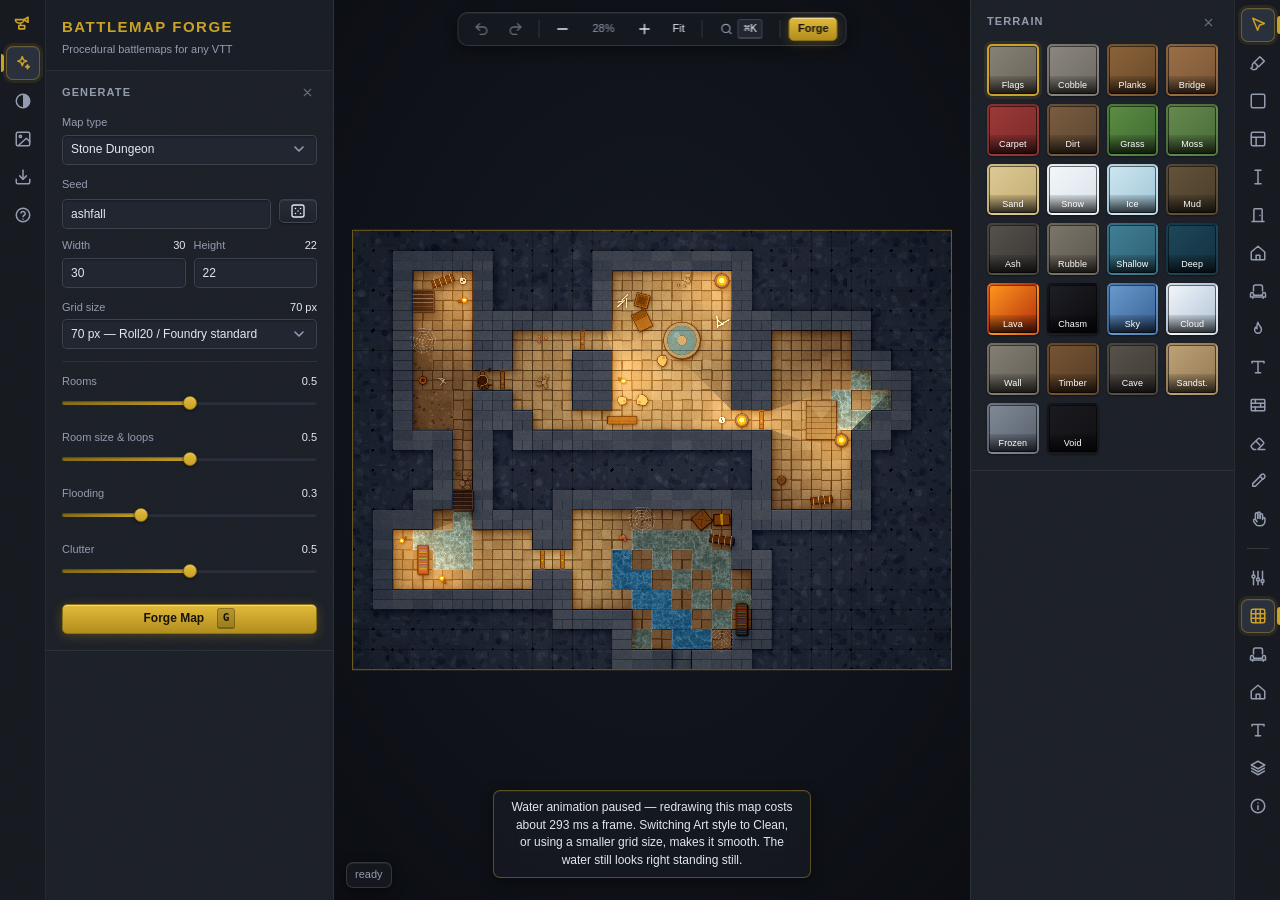
<file: index.html>
<!DOCTYPE html>
<html lang="en">
<head>
<meta charset="utf-8">
<meta name="viewport" content="width=device-width, initial-scale=1">
<title>Battlemap Forge</title>
<link rel="stylesheet" href="css/style.css">
</head>
<body>
<div id="app">

  <!-- ============ LEFT PANEL ============ -->
  <nav class="rail" id="railLeft">
    <div class="raillogo" title="Battlemap Forge" aria-hidden="true"><i data-icon="anvil"></i></div>
    <button data-side="left" data-panel="generate" title="Generate a map (G)" aria-label="Generate a map (G)"><i data-icon="sparkles"></i></button>
    <button data-side="left" data-panel="appearance" title="Appearance &amp; lighting" aria-label="Appearance &amp; lighting"><i data-icon="contrast"></i></button>
    <button data-side="left" data-panel="trace" title="Trace an existing map" aria-label="Trace an existing map"><i data-icon="image"></i></button>
    <button data-side="left" data-panel="export" title="Export" aria-label="Export"><i data-icon="save"></i></button>
    <button data-side="left" data-panel="help" title="Shortcuts &amp; VTT notes" aria-label="Shortcuts &amp; VTT notes"><i data-icon="help"></i></button>
  </nav>

  <aside class="panel" id="leftPanel">
    <div class="brand">
      <h1>Battlemap Forge</h1>
      <p>Procedural battlemaps for any VTT</p>
    </div>

    <section class="group" data-group="generate">
      <h2>Generate <button type="button" class="chev" title="Close this panel" aria-label="Close this panel"><i data-icon="x"></i></button></h2>

      <label class="field">
        <span>Map type</span>
        <select id="mapType"></select>
      </label>

      <label class="field">
        <span>Seed</span>
      </label>
      <div class="row" style="margin:-6px 0 9px">
        <input type="text" id="seed" value="ashfall" spellcheck="false">
        <button id="rerollSeed" class="sm" style="flex:0 0 38px" title="Random seed"><i data-icon="dice"></i></button>
      </div>

      <div class="row">
        <label class="field">
          <span>Width <b id="wLbl">30</b></span>
          <input type="number" id="mapW" min="8" max="120" value="30">
        </label>
        <label class="field">
          <span>Height <b id="hLbl">22</b></span>
          <input type="number" id="mapH" min="8" max="120" value="22">
        </label>
      </div>

      <label class="field">
        <span>Grid size <b><span id="ppgLbl">70</span> px</b></span>
        <select id="ppg">
          <option value="35">35 px — small files</option>
          <option value="50">50 px</option>
          <option value="70" selected>70 px — Roll20 / Foundry standard</option>
          <option value="100">100 px</option>
          <option value="140">140 px — print quality</option>
        </select>
      </label>

      <div class="divider"></div>

      <label class="field" id="knob-density"><span><i class="knobName">Density</i> <b id="densityLbl">0.5</b></span>
        <input type="range" id="density" min="0" max="1" step="0.05" value="0.5"></label>
      <label class="field" id="knob-complexity"><span><i class="knobName">Complexity</i> <b id="complexityLbl">0.5</b></span>
        <input type="range" id="complexity" min="0" max="1" step="0.05" value="0.5"></label>
      <label class="field" id="knob-water"><span><i class="knobName">Water</i> <b id="waterLbl">0.3</b></span>
        <input type="range" id="water" min="0" max="1" step="0.05" value="0.3"></label>
      <label class="field" id="knob-lava"><span><i class="knobName">Lava</i> <b id="lavaLbl">0</b></span>
        <input type="range" id="lava" min="0" max="1" step="0.05" value="0"></label>
      <label class="field" id="knob-props"><span><i class="knobName">Clutter</i> <b id="propsLbl">0.5</b></span>
        <input type="range" id="propsAmt" min="0" max="1" step="0.05" value="0.5"></label>
      <p class="hint" id="knobNote" style="margin:2px 0 0"></p>

      <button id="generate" class="primary wide" style="margin-top:6px">Forge Map &nbsp;<kbd>G</kbd></button>
    </section>

    <section class="group" data-group="appearance">
      <h2>Appearance <button type="button" class="chev" title="Close this panel" aria-label="Close this panel"><i data-icon="x"></i></button></h2>
      <label class="check"><input type="checkbox" id="optGrid" checked> Show grid</label>
      <label class="field"><span>Grid shape</span>
        <select id="gridType">
          <option value="square" selected>Square — 5 ft</option>
          <option value="hexV">Hex — pointy top</option>
          <option value="hexH">Hex — flat top</option>
          <option value="iso">Isometric diamond</option>
        </select></label>
      <div class="row">
        <label class="field"><span>Grid colour</span><input type="color" id="gridColor" value="#000000"></label>
        <label class="field"><span>Opacity <b id="gridAlphaLbl">0.28</b></span>
          <input type="range" id="gridAlpha" min="0" max="1" step="0.02" value="0.28"></label>
      </div>
      <div class="row">
        <label class="field"><span>Line weight <b id="gridWeightLbl">1.0</b></span>
          <input type="range" id="gridWeight" min="0.5" max="4" step="0.1" value="1"></label>
        <label class="field"><span>Nudge X <b id="gridOffXLbl">0.00</b></span>
          <input type="range" id="gridOffX" min="-1" max="1" step="0.02" value="0"></label>
      </div>
      <label class="field"><span>Nudge Y <b id="gridOffYLbl">0.00</b></span>
        <input type="range" id="gridOffY" min="-1" max="1" step="0.02" value="0"></label>
      <label class="check"><input type="checkbox" id="gridRelief"> Relief line — keeps the grid readable over any art</label>
      <p class="hint" id="gridNote"></p>
      <label class="field"><span>Art style</span>
        <select id="optStyle">
          <option value="painted" selected>Painted — warm interiors, grain, graded</option>
          <option value="clean">Clean — flat and literal</option>
        </select></label>
      <label class="check"><input type="checkbox" id="optLighting" checked> Baked lighting</label>
      <label class="field"><span>Darkness <b id="ambientLbl">0.42</b></span>
        <input type="range" id="ambient" min="0" max="0.9" step="0.02" value="0.42"></label>
      <label class="field"><span>Night tint</span><input type="color" id="ambientColor" value="#0a0e1e"></label>
      <label class="check"><input type="checkbox" id="optRoomLight" checked> Interior room lighting</label>
      <div class="divider"></div>
      <h3 class="subhead">Water &amp; lava</h3>
      <label class="check"><input type="checkbox" id="waterAnimate" checked> Animate water &amp; lava while editing</label>
      <label class="field"><span>Current direction <b id="waterFlowLbl">216°</b></span>
        <input type="range" id="waterFlow" min="0" max="1" step="0.02" value="0.6"></label>
      <label class="field"><span>Current speed <b id="waterSpeedLbl">1.0</b></span>
        <input type="range" id="waterSpeed" min="0" max="3" step="0.1" value="1"></label>
      <p class="hint">Exports are still images, so the current shows as caustics, streaks and
        cracked crust rather than motion. The preview animates so you can aim the flow.
        Lava creeps at a fraction of the water speed, the way molten rock should.</p>
      <div class="divider"></div>

      <h3 class="subhead">Weather &amp; time of day</h3>
      <label class="field"><span>Atmosphere</span><select id="atmosPreset"></select></label>
      <p class="hint" id="atmosNote" style="margin-top:4px"></p>
      <label class="field"><span>Strength <b id="atmosAmountLbl">1.00</b></span>
        <input type="range" id="atmosAmount" min="0" max="1.5" step="0.05" value="1"></label>
      <div class="row">
        <label class="field"><span>Saturation <b id="atmosSatLbl">1.00</b></span>
          <input type="range" id="atmosSat" min="0" max="2" step="0.05" value="1"></label>
        <label class="field"><span>Contrast <b id="atmosContrastLbl">1.00</b></span>
          <input type="range" id="atmosContrast" min="0.5" max="1.8" step="0.05" value="1"></label>
      </div>
      <div class="row">
        <label class="field"><span>Warmth <b id="atmosWarmLbl">0.00</b></span>
          <input type="range" id="atmosWarm" min="-1" max="1" step="0.05" value="0"></label>
        <label class="field"><span>Haze <b id="atmosFadeLbl">0.00</b></span>
          <input type="range" id="atmosFade" min="0" max="0.6" step="0.02" value="0"></label>
      </div>
      <p class="hint">Weather is seeded from the map, so the same storm falls in the same
        places every time you export. It is painted into the image — a VTT that lights the
        scene itself will still light it through the fog.</p>
      <div class="divider"></div>

      <label class="check"><input type="checkbox" id="optVignette" checked> Vignette</label>
      <label class="check"><input type="checkbox" id="optShadows" checked> Drop shadows</label>
      <p class="hint">Turn baked lighting off if your VTT does its own dynamic lighting — the Universal VTT export carries the light sources either way.</p>
    </section>

    <section class="group" data-group="trace">
      <h2>Trace an existing map <button type="button" class="chev" title="Close this panel" aria-label="Close this panel"><i data-icon="x"></i></button></h2>
      <p class="hint" style="margin-top:0">Load any map image (Czepeku, Patreon art, a scan) and paint walls over it, then export a Universal VTT with line-of-sight built in.</p>
      <input type="file" id="bgFile" accept="image/*" style="display:none">
      <div class="stack">
        <button id="bgLoad" class="wide">Load image…</button>
        <label class="field"><span>Source grid size <b><span id="bgPpgLbl">70</span> px</b></span>
          <input type="range" id="bgPpg" min="20" max="300" step="1" value="70"></label>
        <div class="row">
          <label class="field"><span>Offset X <b id="bgOffXLbl">0</b></span>
            <input type="range" id="bgOffX" min="-300" max="300" step="1" value="0"></label>
          <label class="field"><span>Offset Y <b id="bgOffYLbl">0</b></span>
            <input type="range" id="bgOffY" min="-300" max="300" step="1" value="0"></label>
        </div>
        <button id="bgClear" class="wide sm">Remove image</button>
      </div>
      <p class="hint">Adjust until the on-screen grid lines up with the art — this matters most, because everything below keys off it.</p>

      <div class="divider"></div>
      <h3 class="subhead">Automatic tracing</h3>
      <button id="autoTraceBtn" class="primary wide">Trace walls automatically</button>
      <label class="field" style="margin-top:9px"><span>Sensitivity <b id="traceSensLbl">0.5</b></span>
        <input type="range" id="traceSens" min="0" max="1" step="0.05" value="0.5"></label>
      <label class="check"><input type="checkbox" id="traceWalls" checked> Find walls</label>
      <label class="check"><input type="checkbox" id="traceOutside" checked> Mark dark areas as outside</label>
      <label class="check"><input type="checkbox" id="traceBorder" checked> Wall the edge of the artwork</label>
      <button id="traceClear" class="wide sm">Clear traced walls</button>
      <p class="hint" id="traceReport"></p>
      <p class="hint">Works best on maps with dark walls around lit floors. Raise sensitivity
        to catch faint walls (and more noise), lower it to keep only strong ones. Then fix up
        by hand with the <b>Partition</b> tool and cut doorways with <b>Door</b>.</p>
    </section>

    <section class="group" data-group="export">
      <h2>Export <button type="button" class="chev" title="Close this panel" aria-label="Close this panel"><i data-icon="x"></i></button></h2>
      <label class="field"><span>Map name</span><input type="text" id="mapName" value="Untitled Map"></label>
      <label class="field">
        <span>Export resolution</span>
        <select id="exportPpg">
          <option value="35">35 px / square</option>
          <option value="50">50 px / square</option>
          <option value="70" selected>70 px / square</option>
          <option value="100">100 px / square</option>
          <option value="140">140 px / square</option>
        </select>
      </label>
      <label class="field">
        <span>Image format</span>
        <select id="expFormat">
          <option value="png" selected>PNG — lossless</option>
          <option value="jpg">JPEG — much smaller</option>
          <option value="webp">WebP — small, Foundry-friendly</option>
        </select>
      </label>
      <label class="check"><input type="checkbox" id="expGrid"> Burn grid into the image</label>
      <label class="check"><input type="checkbox" id="expBorder" checked> Wall off the map border</label>
      <label class="check"><input type="checkbox" id="expPropWalls" checked> Pillars &amp; trees block sight</label>
      <div class="stack" style="margin-top:10px">
        <button id="expPng" class="primary wide">Download image</button>
        <button id="expUvtt" class="wide">Universal VTT (.dd2vtt)</button>
        <button id="expFoundry" class="wide">Foundry scene (.json)</button>
        <div class="row">
          <button id="expProject" class="sm">Save project</button>
          <button id="impProject" class="sm">Open project</button>
        </div>
        <input type="file" id="projectFile" accept=".json,application/json" style="display:none">
      </div>
      <p class="hint" id="expInfo"></p>
    </section>

    <section class="group" data-group="help">
      <h2>Shortcuts &amp; VTT notes <button type="button" class="chev" title="Close this panel" aria-label="Close this panel"><i data-icon="x"></i></button></h2>

      <h3 class="subhead">Tools</h3>
      <ul class="keylist two" role="list">
        <li role="listitem"><span class="k"><kbd>V</kbd><kbd>S</kbd></span><span>select</span></li>
        <li role="listitem"><span class="k"><kbd>B</kbd></span><span>paint</span></li>
        <li role="listitem"><span class="k"><kbd>R</kbd></span><span>rectangle</span></li>
        <li role="listitem"><span class="k"><kbd>O</kbd></span><span>room</span></li>
        <li role="listitem"><span class="k"><kbd>K</kbd></span><span>partition</span></li>
        <li role="listitem"><span class="k"><kbd>D</kbd></span><span>door</span></li>
        <li role="listitem"><span class="k"><kbd>M</kbd></span><span>prefab</span></li>
        <li role="listitem"><span class="k"><kbd>P</kbd></span><span>prop</span></li>
        <li role="listitem"><span class="k"><kbd>L</kbd></span><span>light</span></li>
        <li role="listitem"><span class="k"><kbd>T</kbd></span><span>label</span></li>
        <li role="listitem"><span class="k"><kbd>W</kbd></span><span>solid rock</span></li>
        <li role="listitem"><span class="k"><kbd>E</kbd></span><span>erase</span></li>
        <li role="listitem"><span class="k"><kbd>I</kbd></span><span>sample</span></li>
        <li role="listitem"><span class="k"><kbd>H</kbd></span><span>pan</span></li>
      </ul>
      <p class="hint">With something selected, <kbd>D</kbd> and <kbd>E</kbd> act on the
        selection instead of switching tools.</p>

      <h3 class="subhead">Tool options</h3>
      <ul class="keylist" role="list">
        <li role="listitem"><span class="k"><kbd>[</kbd><kbd>]</kbd></span><span>brush size</span></li>
        <li role="listitem"><span class="k"><kbd>C</kbd></span><span>next prop variant</span></li>
        <li role="listitem"><span class="k"><kbd>⇧C</kbd></span><span>previous variant</span></li>
      </ul>

      <h3 class="subhead">Map &amp; view</h3>
      <ul class="keylist" role="list">
        <li role="listitem"><span class="k"><kbd>G</kbd></span><span>forge a new map</span></li>
        <li role="listitem"><span class="k"><kbd>F</kbd></span><span>fit to screen</span></li>
        <li role="listitem"><span class="k"><kbd>0</kbd></span><span>zoom to 100%</span></li>
        <li role="listitem"><span class="k"><kbd>⌘Z</kbd></span><span>undo</span></li>
        <li role="listitem"><span class="k"><kbd>⇧⌘Z</kbd></span><span>redo</span></li>
      </ul>

      <h3 class="subhead">Mouse</h3>
      <ul class="notelist" role="list">
        <li>Click a prop with the <b>Select</b> tool to pick it up, then drag to move it.</li>
        <li><kbd>shift</kbd>-drag to turn it, <kbd>alt</kbd>-drag to resize it.</li>
        <li>Right-click or <kbd>alt</kbd>-click deletes the prop, door or light under the cursor.</li>
        <li>Middle-drag or space-drag pans the map.</li>
      </ul>

      <h3 class="subhead">Selected prop</h3>
      <ul class="keylist" role="list">
        <li role="listitem"><span class="k"><kbd>Q</kbd><kbd>E</kbd></span><span>turn</span></li>
        <li role="listitem"><span class="k"><kbd>+</kbd><kbd>−</kbd></span><span>resize</span></li>
        <li role="listitem"><span class="k"><kbd>⌫</kbd></span><span>delete</span></li>
        <li role="listitem"><span class="k"><kbd>esc</kbd></span><span>deselect</span></li>
      </ul>
      <p class="hint">The sliders re-shape a selected prop live.</p>

      <h3 class="subhead">Selected room</h3>
      <ul class="keylist" role="list">
        <li role="listitem"><span class="k"><kbd>Q</kbd><kbd>E</kbd></span><span>turn</span></li>
        <li role="listitem"><span class="k"><kbd>X</kbd></span><span>mirror</span></li>
        <li role="listitem"><span class="k"><kbd>D</kbd></span><span>duplicate</span></li>
        <li role="listitem"><span class="k"><kbd>⌫</kbd></span><span>delete</span></li>
        <li role="listitem"><span class="k"><kbd>esc</kbd></span><span>deselect</span></li>
      </ul>
      <p class="hint">The same keys turn and mirror a prefab while you are placing it.</p>

      <h3 class="subhead">Selected label</h3>
      <ul class="keylist" role="list">
        <li role="listitem"><span class="k"><kbd>Q</kbd><kbd>E</kbd></span><span>turn</span></li>
        <li role="listitem"><span class="k"><kbd>+</kbd><kbd>−</kbd></span><span>resize</span></li>
        <li role="listitem"><span class="k"><kbd>D</kbd></span><span>duplicate</span></li>
        <li role="listitem"><span class="k"><kbd>⌫</kbd></span><span>delete</span></li>
        <li role="listitem"><span class="k"><kbd>esc</kbd></span><span>deselect</span></li>
      </ul>
      <p class="hint">Drag to move it, and edit it live in the Labels panel.</p>

      <div class="divider"></div>

      <h3 class="subhead">Taking the map to a VTT</h3>
      <ul class="notelist vtt" role="list">
        <li>
          <b>Roll20 / Owlbear / Alchemy</b>
          Upload the PNG. Set the scene to <span id="helpDims">30 × 22</span> squares.
        </li>
        <li>
          <b>Foundry</b>
          Drop the PNG in your world's <code>Data</code> folder, then import the scene
          JSON — walls, doors and lights come with it. Or use the Universal VTT file
          with the <i>Universal Battlemap Importer</i> module.
        </li>
        <li>
          <b>Fantasy Grounds Unity</b>
          Import the <code>.dd2vtt</code> directly (Import &gt; Universal VTT).
        </li>
        <li>
          <b>Arkenforge / Dungeon Alchemist</b>
          The <code>.dd2vtt</code> is the same format.
        </li>
      </ul>
    </section>
  </aside>

  <!-- ============ STAGE ============ -->
  <main id="stage">
    <canvas id="view"></canvas>

    <div id="topbar">
      <button id="undoBtn" class="sm iconbtn" title="Undo (⌘Z)" aria-label="Undo (⌘Z)"><i data-icon="undo"></i></button>
      <button id="redoBtn" class="sm iconbtn" title="Redo (⇧⌘Z)" aria-label="Redo (⇧⌘Z)"><i data-icon="redo"></i></button>
      <div class="sep"></div>
      <button id="zoomOut" class="sm iconbtn" title="Zoom out" aria-label="Zoom out"><i data-icon="minus"></i></button>
      <div class="zoomval" id="zoomVal">100%</div>
      <button id="zoomIn" class="sm iconbtn" title="Zoom in" aria-label="Zoom in"><i data-icon="plus"></i></button>
      <button id="fitBtn" class="sm" title="Fit to screen (F)">Fit</button>
      <div class="sep"></div>
      <button id="paletteBtn" class="sm palbtn" title="Search every command (⌘K)"
              aria-label="Search every command"><i data-icon="search"></i><kbd>⌘K</kbd></button>
      <div class="sep"></div>
      <button id="quickGen" class="sm primary" title="Forge a new map (G)">Forge</button>
    </div>

    <div id="floatBar" class="floatbar"></div>
    <div id="statusbar">ready</div>
    <div id="busy">forging…</div>
    <div class="toast" id="toast"></div>
  </main>

  <!-- ============ RIGHT PANEL ============ -->
  <aside class="panel right" id="rightPanel">
    <section class="group" data-group="tools">
      <h2>Tool options <button type="button" class="chev" title="Close this panel" aria-label="Close this panel"><i data-icon="x"></i></button></h2>
      <label class="field"><span>Brush size <b id="brushLbl">1</b></span>
        <input type="range" id="brushSize" min="1" max="12" step="1" value="1"></label>
      <label class="check"><input type="checkbox" id="brushRound"> Round brush</label>
      <div class="divider"></div>
      <label class="check"><input type="checkbox" id="roomAutoWall" checked> Room tool builds walls</label>
      <button id="autoWall" class="wide sm">Wall the whole floor plan</button>
      <button id="clearEdges" class="wide sm" style="margin-top:6px">Remove all partitions</button>
      <p class="hint">Partitions sit on the lines <i>between</i> squares, so a wall never
        eats a 5&nbsp;ft square. With the <b>Door</b> tool, click a partition to cut a
        doorway — click again for a secret door.</p>
    </section>

    <section class="group" data-group="prefabs">
      <h2>Prefab rooms <button type="button" class="chev" title="Close this panel" aria-label="Close this panel"><i data-icon="x"></i></button></h2>
      <input type="search" id="roomSearch" class="pickersearch" placeholder="Search rooms…" autocomplete="off">
      <div class="tabs" id="roomTabs"></div>
      <div class="roomgrid" id="roomGrid"></div>
      <div class="divider"></div>
      <div class="row">
        <button id="roomRotate" class="sm" title="Turn the room 90° (R)"><i data-icon="rotateCw"></i> Turn</button>
        <button id="roomFlip" class="sm" title="Mirror the room (X)"><i data-icon="flipH"></i> Flip</button>
      </div>
      <p class="hint" id="roomOrient" style="margin:6px 0 0"></p>
      <label class="check" style="margin-top:8px"><input type="checkbox" id="roomConnect" checked>
        Cut doorways into neighbours</label>
      <p class="hint" id="roomHint">Pick a room, then click the map to stamp it. Rooms placed
        side by side share the wall between them.</p>

      <div class="divider"></div>
      <h3 class="subhead">Make your own</h3>
      <button id="captureRoomBtn" class="wide sm">Capture a region as a room…</button>
      <p class="hint" id="captureHint">Drag a rectangle on the map. Its terrain, partitions
        and furniture become a reusable prefab.</p>
      <div class="row" style="margin-top:6px">
        <button id="roomsExport" class="sm">Export rooms</button>
        <button id="roomsImport" class="sm">Import rooms</button>
      </div>
      <input type="file" id="roomPackFile" accept=".json" style="display:none">

      <div id="roomSelBox" class="roomsel">
        <div class="tformhead"><span id="roomSelName">Room</span></div>
        <div class="row">
          <button id="selTurn" class="sm" title="Turn 90° (R)"><i data-icon="rotateCw"></i> Turn</button>
          <button id="selFlip" class="sm" title="Mirror (X)"><i data-icon="flipH"></i> Flip</button>
        </div>
        <div class="row" style="margin-top:6px">
          <button id="selDupe" class="sm" title="Duplicate (D)"><i data-icon="copy"></i> Copy</button>
          <button id="selDelete" class="sm danger" title="Delete (⌫)"><i data-icon="trash"></i> Delete</button>
        </div>
        <p class="hint" style="margin:7px 0 0">Drag the room on the map to move it. Lifting a
          room restores whatever it was covering.</p>
      </div>
    </section>

    <section class="group" data-group="layers">
      <h2>Layers <button type="button" class="chev" title="Close this panel" aria-label="Close this panel"><i data-icon="x"></i></button></h2>
      <p class="hint" style="margin-top:0">The order things are drawn in, top of the stack first.
        Drag a row to move it. Click a row to make it the one new work lands on.</p>
      <div class="objhead">
        <input type="search" id="objSearch" class="pickersearch" placeholder="Search things on the map…" autocomplete="off">
        <button id="objHideAll" class="sm iconbtn" title="Hide everything the tree is showing" aria-label="Hide everything the tree is showing"><i data-icon="eyeoff"></i></button>
        <button id="objLockAll" class="sm iconbtn" title="Lock everything the tree is showing" aria-label="Lock everything the tree is showing"><i data-icon="lock"></i></button>
      </div>
      <div class="layerlist" id="layerList"></div>
      <div class="row2" style="margin-top:8px">
        <button id="layAdd" class="sm">Add layer</button>
        <button id="layMerge" class="sm">Merge down</button>
      </div>
      <div id="layBulk" class="laybulk">
        <span id="layBulkCount">0 rows selected</span>
        <button id="layBulkHide" class="sm">Hide / show</button>
        <button id="layBulkDelete" class="sm danger"><i data-icon="trash"></i> Delete</button>
      </div>
      <div id="layerBox" class="layerbox">
        <div class="tformhead"><span id="layEditName">Layer</span>
          <button id="layDelete" class="sm danger" title="Delete this layer and everything on it"><i data-icon="trash"></i></button>
        </div>
        <label class="field"><span>Opacity <b id="layOpacityLbl">100%</b></span>
          <input type="range" id="layOpacity" min="0" max="1" step="0.02" value="1"></label>
        <label class="field" id="layBlendField"><span>Blend</span>
          <select id="layBlend"></select></label>
        <div class="field"><span>Tag</span><div class="layswatches" id="layColors"></div></div>
        <p class="hint" id="layBlurb" style="margin:6px 0 0"></p>
      </div>
      <div class="row2" style="margin-top:9px">
        <button id="laySelMove" class="sm">Move selection here</button>
        <button id="layIsolate" class="sm">Solo</button>
      </div>
      <p class="hint" style="margin-top:9px">Hiding a layer takes it out of the map entirely:
        its props stop blocking sight and its torches stop giving light, in the editor and in
        every export. That is how you get a players' copy of a map with the GM's notes on it.</p>
    </section>

    <section class="group" data-group="terrain">
      <h2>Terrain <button type="button" class="chev" title="Close this panel" aria-label="Close this panel"><i data-icon="x"></i></button></h2>
      <div class="swatches" id="swatches"></div>
    </section>

    <section class="group" data-group="props">
      <h2>Props <button type="button" class="chev" title="Close this panel" aria-label="Close this panel"><i data-icon="x"></i></button></h2>
      <input type="search" id="propSearch" class="pickersearch" placeholder="Search props…" autocomplete="off">
      <div class="tabs" id="propTabs"></div>
      <div class="propgrid" id="propGrid"></div>

      <div class="divider"></div>

      <div class="transform" id="transformBox">
        <div class="tformhead">
          <span id="tformTitle">Placement transform</span>
          <button id="tformReset" class="sm" title="Reset to defaults">Reset</button>
        </div>
        <canvas id="propPreview" width="150" height="150"></canvas>
        <div class="variants" id="propVariants"></div>

        <label class="field"><span>Direction <b><span id="propRotLbl">0</span>°</b></span>
          <input type="range" id="propRot" min="0" max="359" step="1" value="0"></label>
        <div class="row" style="margin:-4px 0 9px">
          <button class="sm" id="rotLeft" title="Rotate 15° left"><i data-icon="rotateCcw"></i> 15°</button>
          <button class="sm" id="rotRight" title="Rotate 15° right"><i data-icon="rotateCw"></i> 15°</button>
        </div>
        <label class="field"><span>Snap direction to</span>
          <select id="propSnap">
            <option value="0">Free — any angle</option>
            <option value="90" selected>90° — square to the grid</option>
            <option value="45">45°</option>
            <option value="15">15°</option>
          </select>
        </label>

        <label class="field"><span>Scale <b><span id="propScaleLbl">1.00</span>×</b></span>
          <input type="range" id="propScale" min="0.25" max="4" step="0.05" value="1"></label>
        <div class="row">
          <label class="field"><span>Width <b><span id="propWidthLbl">1.00</span>×</b></span>
            <input type="range" id="propWidth" min="0.25" max="4" step="0.05" value="1"></label>
          <label class="field"><span>Height <b><span id="propHeightLbl">1.00</span>×</b></span>
            <input type="range" id="propHeight" min="0.25" max="4" step="0.05" value="1"></label>
        </div>

        <div id="propLightBox" style="display:none">
          <div class="divider"></div>
          <h4 class="subhead" style="margin-bottom:6px">This light</h4>
          <div class="row">
            <label class="field"><span>Colour</span><input type="color" id="propLightColor" value="#ff9d4c"></label>
            <label class="field"><span>Reach <b id="propLightRangeLbl">4</b></span>
              <input type="range" id="propLightRange" min="1" max="16" step="0.5" value="4"></label>
          </div>
          <label class="field"><span>Strength <b id="propLightIntLbl">0.9</b></span>
            <input type="range" id="propLightInt" min="0.1" max="1" step="0.05" value="0.9"></label>
          <div class="row">
            <button class="sm" data-lightpreset="#ff9d4c">Fire</button>
            <button class="sm" data-lightpreset="#7fd8ff">Arcane</button>
            <button class="sm" data-lightpreset="#8fffb0">Fey</button>
          </div>
          <div class="row" style="margin-top:5px">
            <button class="sm" data-lightpreset="#c98bff">Necrotic</button>
            <button class="sm" data-lightpreset="#ffe9c0">Daylight</button>
            <button class="sm" id="propLightReset">Reset</button>
          </div>
        </div>

        <label class="check"><input type="checkbox" id="propSunk"> Under the water — draw below the surface</label>
        <label class="check"><input type="checkbox" id="propRandomRot" checked> Vary angle &amp; size when placing</label>
        <label class="check"><input type="checkbox" id="propRandomFlip"> Mirror at random when placing</label>
        <div class="divider"></div>
        <label class="field"><span>Placing</span>
          <select id="propPlaceMode">
            <option value="one" selected>One per click</option>
            <option value="many">Many — drag to lay a trail</option>
            <option value="scatter">Scatter — drag to sow an area</option>
          </select></label>
        <div id="propScatterBox" style="display:none">
          <div class="row">
            <label class="field"><span>Area <b><span id="propAreaLbl">1.5</span> sq</b></span>
              <input type="range" id="propArea" min="0.5" max="8" step="0.25" value="1.5"></label>
            <label class="field"><span>Density <b id="propDensityLbl">0.5</b></span>
              <input type="range" id="propDensity" min="0.05" max="1" step="0.05" value="0.5"></label>
          </div>
          <p class="hint" id="propPlaceHint" style="margin-top:2px"></p>
        </div>
        <button id="openPropEditor" class="wide sm" style="margin-top:8px"><i data-icon="pencil"></i> Design your own prop…</button>
        <p class="hint" id="tformHint" style="margin-top:2px">
          Applies to props you place next. Switch to the <b>Select</b> tool and click a prop
          to re-shape one already on the map.
        </p>
      </div>
    </section>

    <section class="group" data-group="labels">
      <h2>Labels <button type="button" class="chev" title="Close this panel" aria-label="Close this panel"><i data-icon="x"></i></button></h2>
      <p class="hint" id="labelHint" style="margin-top:0">Pick the Label tool and click the map to
        write on it. Click an existing label with Select or Label to edit it.</p>
      <label class="field"><span>Text</span>
        <textarea id="lblText" rows="2" spellcheck="false">Label</textarea></label>
      <div class="row">
        <label class="field"><span>Font</span><select id="lblFont"></select></label>
        <label class="field"><span>Size <b><span id="lblSizeLbl">1.00</span>×</b></span>
          <input type="range" id="lblSize" min="0.2" max="8" step="0.05" value="1"></label>
      </div>
      <div class="row">
        <label class="check"><input type="checkbox" id="lblBold"> Bold</label>
        <label class="check"><input type="checkbox" id="lblItalic"> Italic</label>
      </div>
      <div class="row">
        <label class="field"><span>Colour</span><input type="color" id="lblColor" value="#f4ead6"></label>
        <label class="field"><span>Outline</span><input type="color" id="lblOutline" value="#1a1410"></label>
      </div>
      <label class="field"><span>Outline width <b id="lblOutlineWLbl">0.14</b></span>
        <input type="range" id="lblOutlineW" min="0" max="0.4" step="0.01" value="0.14"></label>
      <label class="check"><input type="checkbox" id="lblShadow" checked> Drop shadow</label>
      <div class="row">
        <label class="field"><span>Tracking <b id="lblLetterLbl">0.08</b></span>
          <input type="range" id="lblLetter" min="-0.1" max="0.6" step="0.01" value="0.08"></label>
        <label class="field"><span>Line height <b id="lblLineHLbl">1.25</b></span>
          <input type="range" id="lblLineH" min="0.8" max="2.5" step="0.05" value="1.25"></label>
      </div>
      <label class="field"><span>Alignment</span>
        <select id="lblAlign">
          <option value="left">Left</option>
          <option value="center" selected>Centre</option>
          <option value="right">Right</option>
        </select></label>
      <div class="row">
        <label class="field"><span>Angle <b><span id="lblRotLbl">0</span>°</b></span>
          <input type="range" id="lblRot" min="-180" max="180" step="1" value="0"></label>
        <label class="field"><span>Curve <b id="lblCurveLbl">0.00</b></span>
          <input type="range" id="lblCurve" min="-1" max="1" step="0.02" value="0"></label>
      </div>
      <label class="field"><span>Opacity <b id="lblOpacityLbl">1.00</b></span>
        <input type="range" id="lblOpacity" min="0.1" max="1" step="0.05" value="1"></label>
      <div class="row" style="margin-top:8px">
        <button id="lblDupe" class="sm">Duplicate</button>
        <button id="lblDelete" class="sm danger">Delete</button>
      </div>
      <button id="lblClear" class="wide sm" style="margin-top:6px">Remove all labels</button>
      <p class="hint">Labels are drawn over everything, including fog and baked lighting, and
        burn into the exported image. Curve bends the line the letters sit on — the sign
        decides which way it bows.</p>
    </section>

    <section class="group" data-group="stats">
      <h2>Map info <button type="button" class="chev" title="Close this panel" aria-label="Close this panel"><i data-icon="x"></i></button></h2>
      <p class="hint" id="statsBox" style="margin-top:0"></p>
      <button id="clearProps" class="wide sm">Clear all props</button>
      <button id="relight" class="wide sm" style="margin-top:6px">Rebuild lights from props</button>
    </section>
  </aside>

  <nav class="rail right" id="railRight">
    <div class="railtools" id="toolGrid">
      <button data-tool="select" class="active" title="Select — click a prop or room (V)" aria-label="Select — click a prop or room (V)"><i data-icon="cursor"></i></button>
      <button data-tool="brush" title="Paint terrain (B)" aria-label="Paint terrain (B)"><i data-icon="brush"></i></button>
      <button data-tool="rect" title="Rectangle of terrain (R)" aria-label="Rectangle of terrain (R)"><i data-icon="square"></i></button>
      <button data-tool="room" title="Room — floor + walls (O)" aria-label="Room — floor + walls (O)"><i data-icon="room"></i></button>
      <button data-tool="edge" title="Partition — wall segments (K)" aria-label="Partition — wall segments (K)"><i data-icon="partition"></i></button>
      <button data-tool="door" title="Door (D)" aria-label="Door (D)"><i data-icon="door"></i></button>
      <button data-tool="stamp" title="Prefab room (M)" aria-label="Prefab room (M)"><i data-icon="house"></i></button>
      <button data-tool="prop" title="Place prop (P)" aria-label="Place prop (P)"><i data-icon="chair"></i></button>
      <button data-tool="light" title="Light source (L)" aria-label="Light source (L)"><i data-icon="flame"></i></button>
      <button data-tool="text" title="Label — text on the map (T)" aria-label="Label — text on the map (T)"><i data-icon="text"></i></button>
      <button data-tool="wall" title="Solid rock (W)" aria-label="Solid rock (W)"><i data-icon="bricks"></i></button>
      <button data-tool="erase" title="Erase objects (E)" aria-label="Erase objects (E)"><i data-icon="eraser"></i></button>
      <button data-tool="pick" title="Sample terrain (I)" aria-label="Sample terrain (I)"><i data-icon="pipette"></i></button>
      <button data-tool="pan" title="Pan (H)" aria-label="Pan (H)"><i data-icon="hand"></i></button>
    </div>
    <div class="raildiv"></div>
    <button data-side="right" data-panel="tools" title="Tool options" aria-label="Tool options"><i data-icon="sliders"></i></button>
    <button data-side="right" data-panel="terrain" title="Terrain palette" aria-label="Terrain palette"><i data-icon="grid"></i></button>
    <button data-side="right" data-panel="props" title="Props" aria-label="Props"><i data-icon="chair"></i></button>
    <button data-side="right" data-panel="prefabs" title="Prefab rooms" aria-label="Prefab rooms"><i data-icon="house"></i></button>
    <button data-side="right" data-panel="labels" title="Labels" aria-label="Labels"><i data-icon="text"></i></button>
    <button data-side="right" data-panel="layers" title="Layers" aria-label="Layers"><i data-icon="layers"></i></button>
    <button data-side="right" data-panel="stats" title="Map info" aria-label="Map info"><i data-icon="info"></i></button>
  </nav>

  <!-- ============ PROP EDITOR ============ -->
  <div id="propEditor">
    <div class="pehead">
      <strong>Prop Designer</strong>
      <span class="pehint">Draw in grid squares — the gold box is the prop's footprint</span>
      <span style="flex:1"></span>
      <button id="peUndoBtn" class="sm iconbtn" title="Undo (⌘Z)" aria-label="Undo (⌘Z)"><i data-icon="undo"></i></button>
      <button id="peRedoBtn" class="sm iconbtn" title="Redo (⇧⌘Z)" aria-label="Redo (⇧⌘Z)"><i data-icon="redo"></i></button>
      <button id="peFitBtn" class="sm" title="Fit (F)">Fit</button>
      <button id="peSave" class="sm primary">Save prop</button>
      <button id="peClose" class="sm">Close</button>
    </div>

    <div class="pebody">
      <div class="pecol left">
        <div class="petools" id="peTools">
          <button data-petool="select" class="active" title="Select (V)"><i data-icon="cursor"></i>Select</button>
          <button data-petool="node" title="Direct select — edit points (A)"><i data-icon="nodes"></i>Points</button>
          <button data-petool="pen" title="Pen (P)"><i data-icon="pen"></i>Pen</button>
          <button data-petool="rect" title="Rectangle (M)"><i data-icon="square"></i>Rect</button>
          <button data-petool="ellipse" title="Ellipse (L)"><i data-icon="circle"></i>Ellipse</button>
          <button data-petool="poly" title="Polygon (N)"><i data-icon="pentagon"></i>Polygon</button>
          <button data-petool="star" title="Star (S)"><i data-icon="star"></i>Star</button>
          <button data-petool="line" title="Line (\)"><i data-icon="line"></i>Line</button>
          <button data-petool="hand" title="Pan (H)"><i data-icon="hand"></i>Pan</button>
        </div>

        <div class="pesection">
          <h4>Shape options</h4>
          <label class="field"><span>Polygon / star points <b id="pePolyPointsLbl">5</b></span>
            <input type="range" id="pePolyPoints" min="3" max="24" step="1" value="5"></label>
          <label class="field"><span>Star inner radius</span>
            <input type="range" id="peStarInner" min="0.15" max="0.95" step="0.05" value="0.45"></label>
          <button id="peAddNode" class="wide sm">Add point to path</button>
        </div>

        <div class="pesection">
          <h4>Arrange</h4>
          <div class="pegrid4">
            <button data-arrange="front" class="sm" title="Bring to front" aria-label="Bring to front"><i data-icon="toFront"></i></button>
            <button data-arrange="forward" class="sm" title="Forward (])" aria-label="Forward (])"><i data-icon="up"></i></button>
            <button data-arrange="backward" class="sm" title="Backward ([)" aria-label="Backward ([)"><i data-icon="down"></i></button>
            <button data-arrange="back" class="sm" title="Send to back" aria-label="Send to back"><i data-icon="toBack"></i></button>
          </div>
          <h4 style="margin-top:10px">Align</h4>
          <div class="pegrid3">
            <button data-align="left" class="sm iconbtn" title="Align left edges" aria-label="Align left edges"><i data-icon="alignLeft"></i></button>
            <button data-align="hcenter" class="sm iconbtn" title="Align horizontal centres" aria-label="Align horizontal centres"><i data-icon="alignCenterH"></i></button>
            <button data-align="right" class="sm iconbtn" title="Align right edges" aria-label="Align right edges"><i data-icon="alignRight"></i></button>
            <button data-align="top" class="sm iconbtn" title="Align top edges" aria-label="Align top edges"><i data-icon="alignTop"></i></button>
            <button data-align="vcenter" class="sm iconbtn" title="Align vertical centres" aria-label="Align vertical centres"><i data-icon="alignCenterV"></i></button>
            <button data-align="bottom" class="sm iconbtn" title="Align bottom edges" aria-label="Align bottom edges"><i data-icon="alignBottom"></i></button>
          </div>
          <p class="hint" style="margin:6px 0 0">With one shape selected, aligns to the footprint.</p>
          <h4 style="margin-top:10px">Transform</h4>
          <div class="pegrid4">
            <button data-flip="h" class="sm" title="Flip horizontal" aria-label="Flip horizontal"><i data-icon="flipH"></i></button>
            <button data-flip="v" class="sm" title="Flip vertical" aria-label="Flip vertical"><i data-icon="flipV"></i></button>
            <button data-rot="-15" class="sm" title="Rotate -15°" aria-label="Rotate -15°"><i data-icon="rotateCcw"></i></button>
            <button data-rot="15" class="sm" title="Rotate 15°" aria-label="Rotate 15°"><i data-icon="rotateCw"></i></button>
          </div>
          <div class="row" style="margin-top:6px">
            <button id="peDup" class="sm">Duplicate</button>
            <button id="peDel" class="sm danger">Delete</button>
          </div>
          <div class="row" style="margin-top:6px">
            <button id="peCompoundBtn" class="sm" title="Combine into one path so overlaps cut holes">Punch holes</button>
            <button id="peReleaseBtn" class="sm">Release</button>
          </div>
        </div>
      </div>

      <div class="pestage">
        <canvas id="peCanvas"></canvas>
        <div class="pestatus"><span id="peCoord">0.00, 0.00</span> · <span id="peCount">0 shapes</span></div>
        <div class="petoast" id="peToast"></div>
      </div>

      <div class="pecol right">
        <div class="pesection">
          <h4>Appearance</h4>
          <label class="check"><input type="checkbox" id="peFillOn" checked> Fill</label>
          <label class="field"><span>Fill type</span>
            <select id="peFillKind">
              <option value="solid">Solid</option>
              <option value="linear">Linear gradient</option>
              <option value="radial">Radial gradient</option>
            </select></label>
          <div class="row">
            <label class="field"><span>Colour</span><input type="color" id="peFillColor" value="#8a6238"></label>
            <label class="field"><span>To</span><input type="color" id="peFillColor2" value="#4a3117"></label>
          </div>
          <label class="field"><span>Gradient angle</span>
            <input type="range" id="peGradAngle" min="0" max="360" step="5" value="90"></label>

          <label class="check" style="margin-top:6px"><input type="checkbox" id="peStrokeOn" checked> Stroke</label>
          <div class="row">
            <label class="field"><span>Colour</span><input type="color" id="peStrokeColor" value="#2b2b33"></label>
            <label class="field"><span>Width <b id="peStrokeWidthLbl">0.030</b></span>
              <input type="range" id="peStrokeWidth" min="0" max="0.3" step="0.005" value="0.03"></label>
          </div>
          <label class="field"><span>Opacity <b id="peOpacityLbl">1.00</b></span>
            <input type="range" id="peOpacity" min="0" max="1" step="0.05" value="1"></label>
          <h4 style="margin-top:10px">Swatches <i class="pehint">click fill · shift-click stroke</i></h4>
          <div class="peswatches" id="peSwatches"></div>
        </div>

        <div class="pesection">
          <h4>Layers</h4>
          <div class="pelayers" id="peLayers"></div>
        </div>

        <div class="pesection">
          <h4>Prop settings</h4>
          <label class="field"><span>Name</span><input type="text" id="peName" value="New Prop"></label>
          <label class="field"><span>Footprint <b id="peSizeLbl">1.0</b> squares</span>
            <input type="range" id="peSize" min="0.3" max="12" step="0.1" value="1"></label>
          <label class="check"><input type="checkbox" id="peBlocks"> Blocks line of sight</label>
          <label class="check"><input type="checkbox" id="peUnder"> Lies flat under other props</label>
          <label class="check"><input type="checkbox" id="peSnap" checked> Snap rotation to quarter turns</label>
          <label class="check"><input type="checkbox" id="peLightOn"> Emits light</label>
          <div id="peLightRow" style="display:none">
            <div class="row">
              <label class="field"><span>Range <b id="peLightRangeLbl">4</b></span>
                <input type="range" id="peLightRange" min="1" max="12" step="0.5" value="4"></label>
              <label class="field"><span>Colour</span><input type="color" id="peLightColor" value="#ff9d4c"></label>
            </div>
          </div>
        </div>

        <div class="pesection">
          <h4>Start from</h4>
          <div class="row">
            <select id="peTemplate"></select>
            <button id="peLoadTemplate" class="sm" style="flex:0 0 auto">Load</button>
          </div>
          <div class="row" style="margin-top:6px">
            <button id="peNew" class="sm">New blank</button>
            <button id="peExport" class="sm">Export pack</button>
            <button id="peImport" class="sm">Import pack</button>
          </div>
          <input type="file" id="pePackFile" accept=".json" style="display:none">

          <h4 style="margin-top:12px">Bring in artwork</h4>
          <div class="row">
            <button id="peImportSvg" class="sm">Import SVG…</button>
            <button id="peImportImg" class="sm">Import image…</button>
          </div>
          <input type="file" id="peSvgFile" accept=".svg,image/svg+xml" style="display:none">
          <input type="file" id="peImgFile" accept="image/png,image/webp,image/jpeg" style="display:none">
          <p class="hint">SVG from Illustrator, Inkscape, Affinity or Figma comes in as
            editable shapes. A PNG or WebP comes in as a picture — placeable and scalable,
            but not editable here. Convert text to outlines before exporting.</p>
          <label class="check" style="margin-top:8px"><input type="checkbox" id="peGrid" checked> Show grid</label>
          <label class="check"><input type="checkbox" id="peSnapGrid"> Snap to ⅛ square</label>
          <h4 style="margin-top:10px">Saved props</h4>
          <div class="pelibrary" id="peLibrary"></div>
        </div>
      </div>
    </div>
  </div>
</div>

<script src="js/core.js"></script>
<script src="js/shading.js"></script>
<script src="js/vector.js"></script>
<script src="js/props.js"></script>
<script src="js/props-fantasy.js"></script>
<script src="js/rooms.js"></script>
<script src="js/generate.js"></script>
<script src="js/shadows.js"></script>
<script src="js/render.js"></script>
<script src="js/atmosphere.js"></script>
<script src="js/layers.js"></script>
<script src="js/labels.js"></script>
<script src="js/exporters.js"></script>
<script src="js/autotrace.js"></script>
<script src="js/svgimport.js"></script>
<script src="js/icons.js"></script>
<script src="js/customprops.js"></script>
<script src="js/propeditor.js"></script>
<script src="js/tooltip.js"></script>
<script src="js/rangefill.js"></script>
<script src="js/app.js"></script>
<script src="js/palette.js"></script>
</body>
</html>
</file>
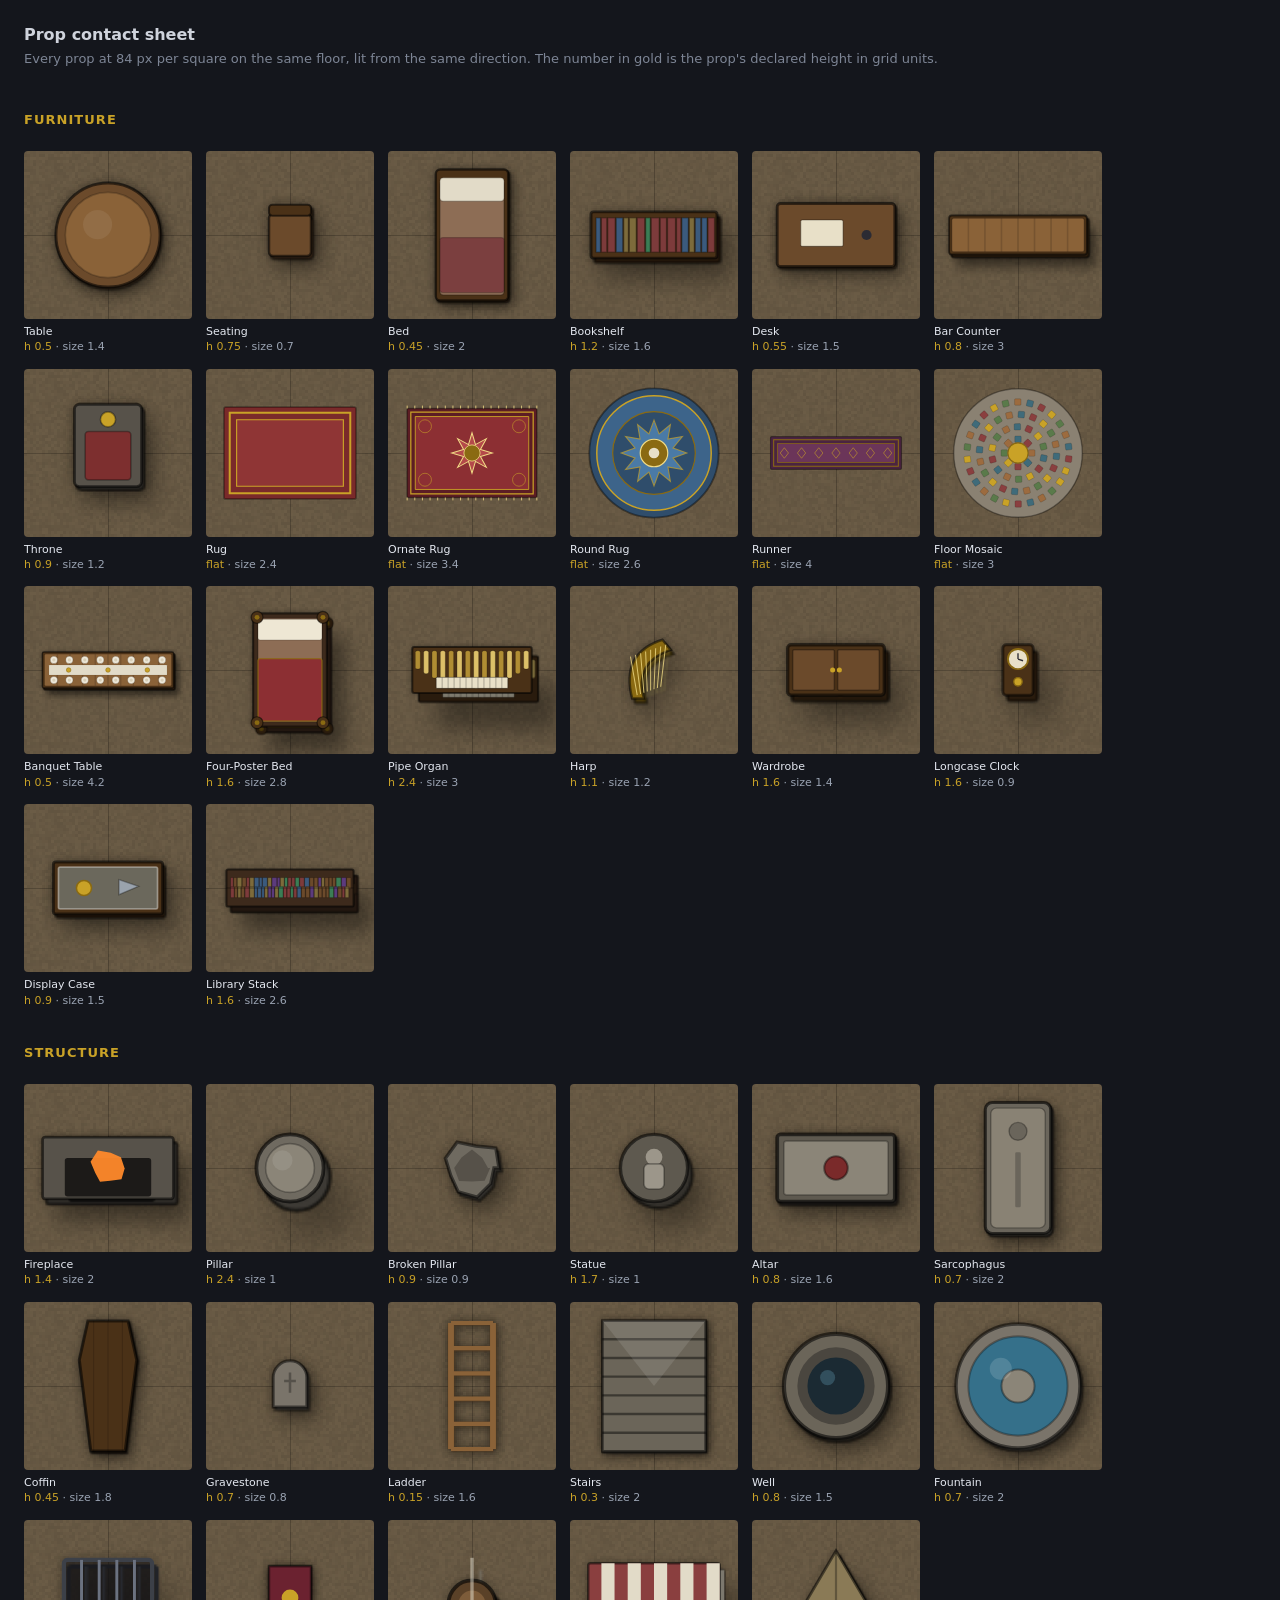
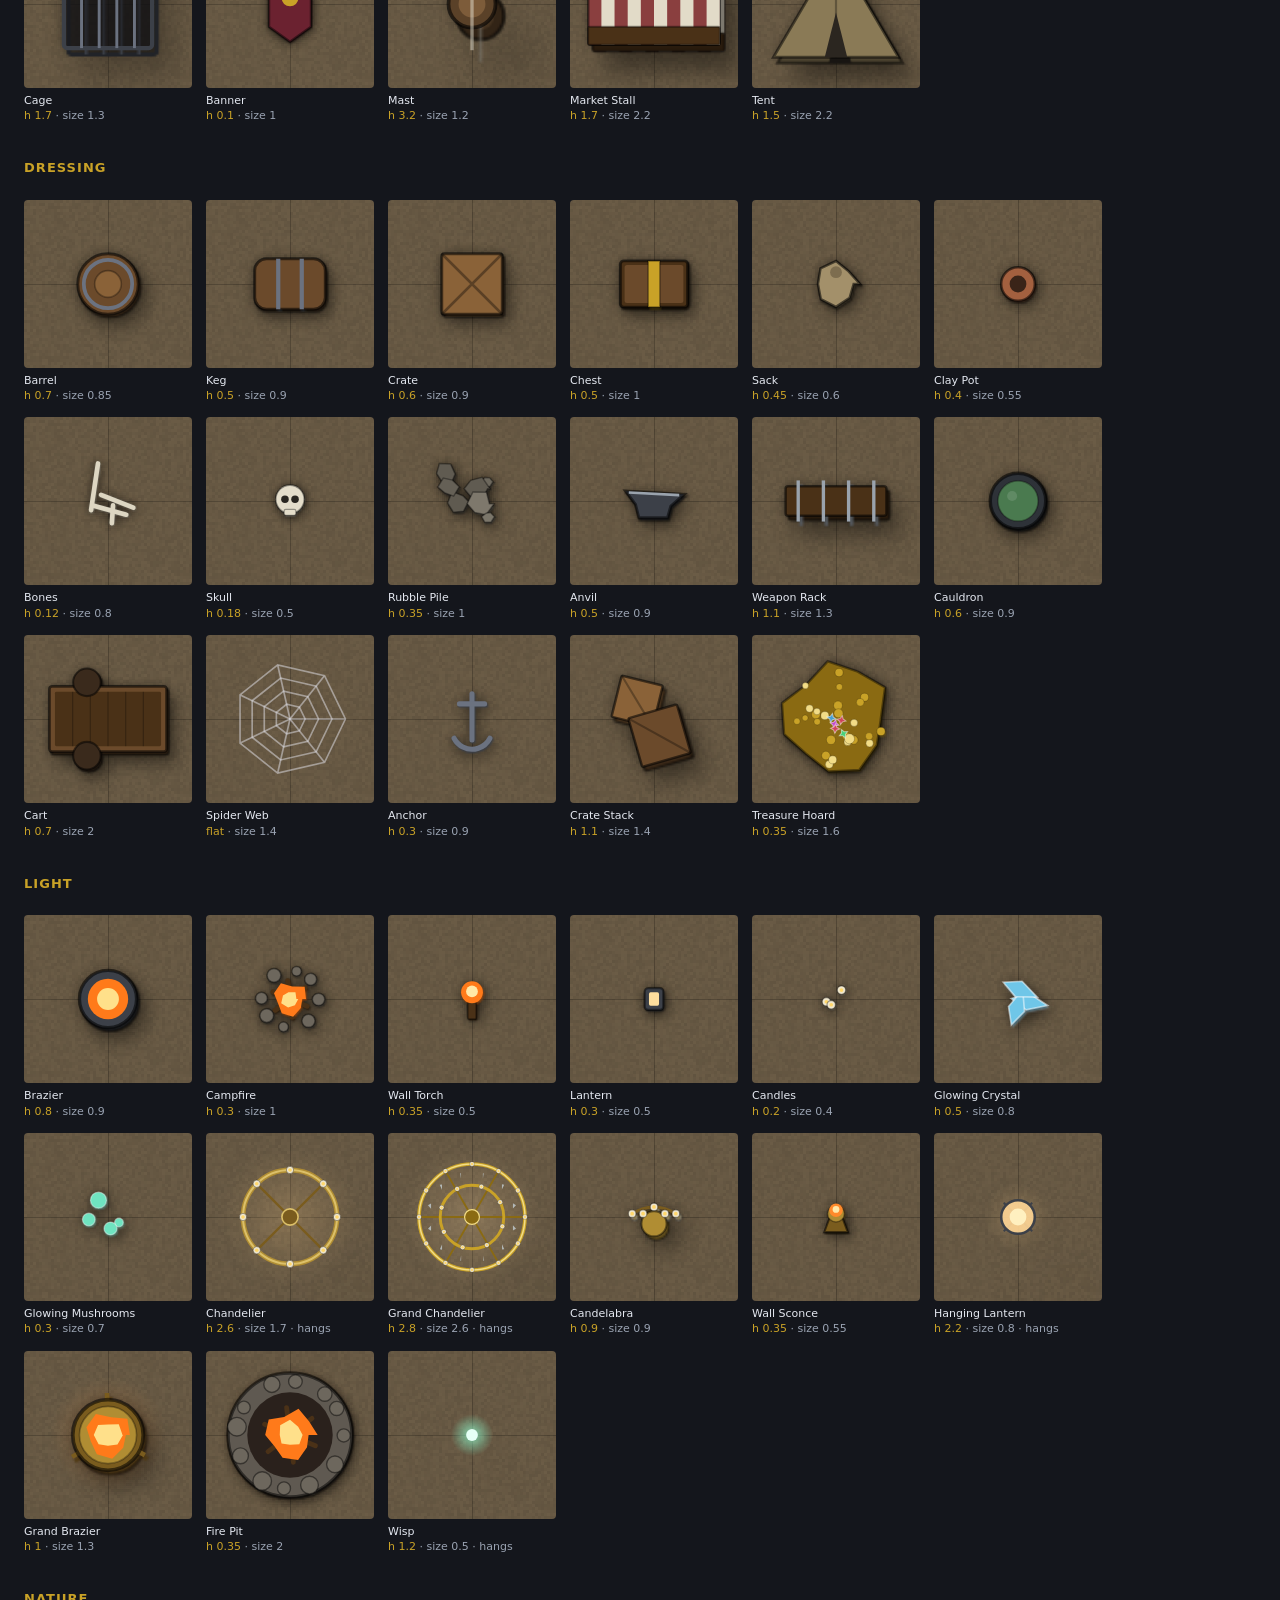
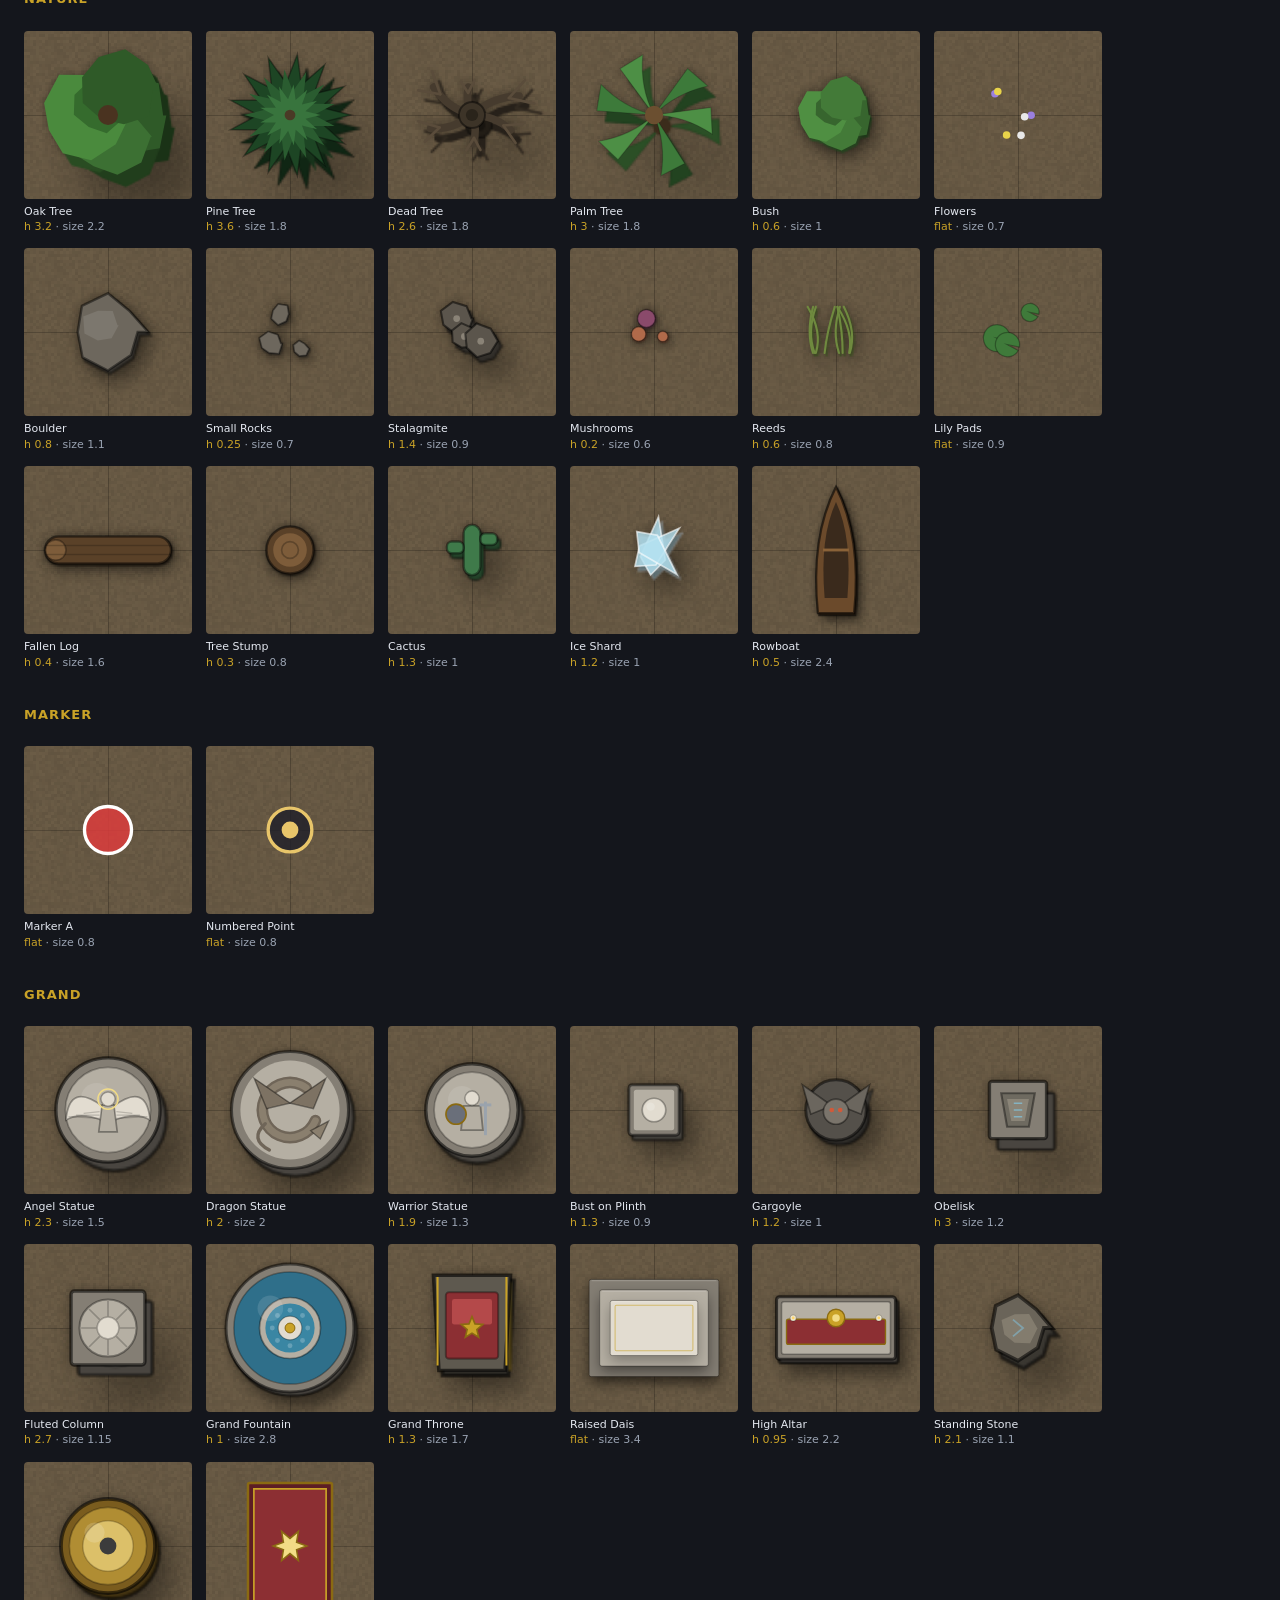
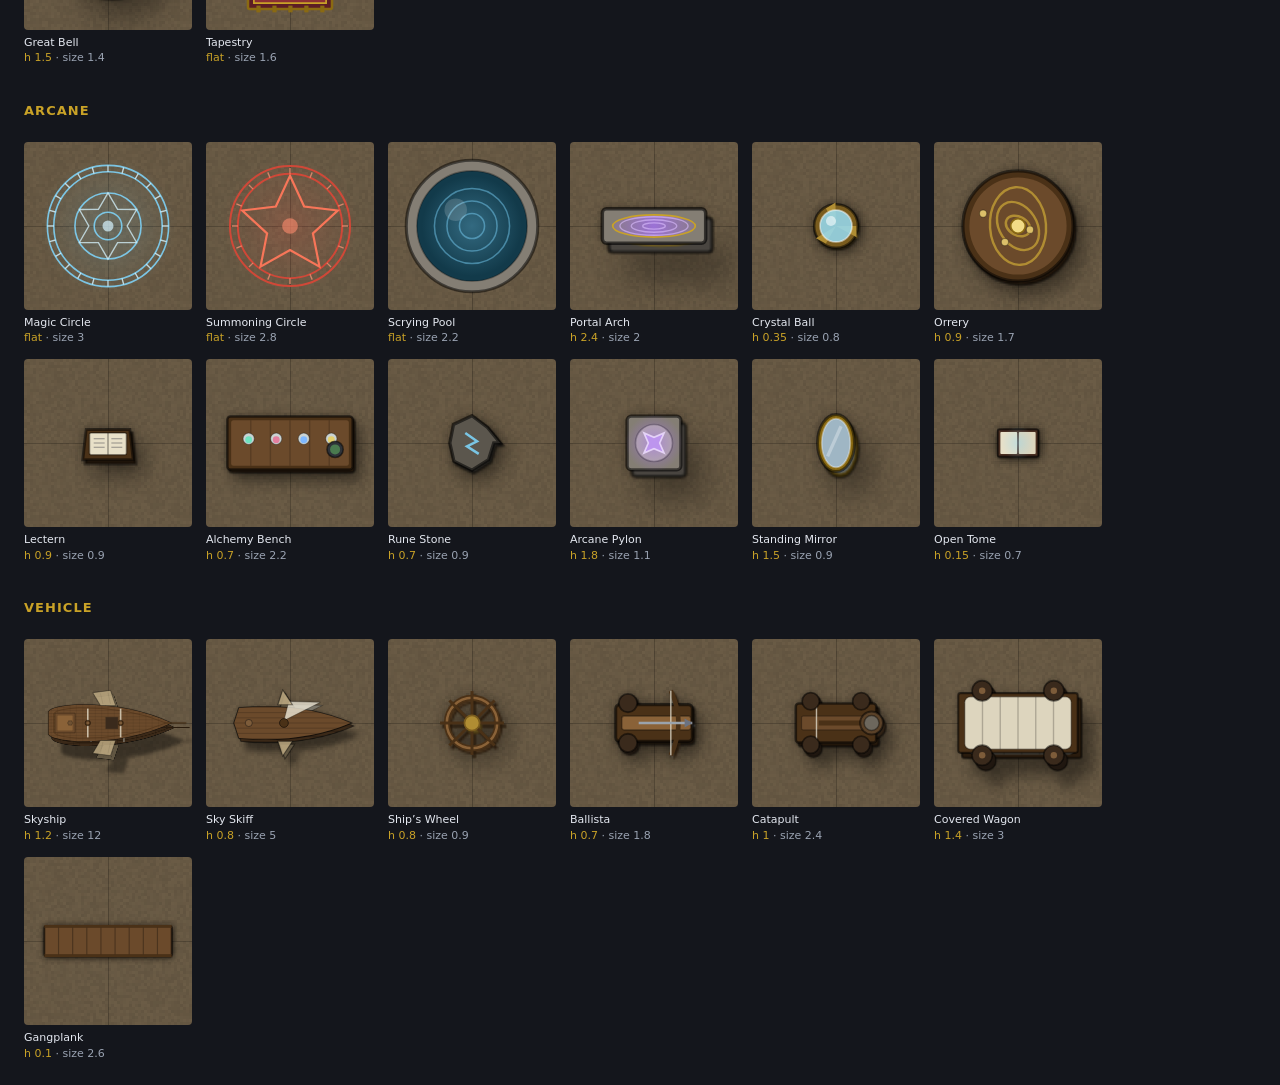
<file: tools/prop-contact-sheet.html>
<!DOCTYPE html>
<!--
  Battlemap Forge — prop contact sheet.

  Open this file directly. It draws every prop in the library once, at the same
  size, on the same floor, under the same light, with its name and declared
  height underneath. Any prop whose shadow points the wrong way, whose height is
  obviously wrong for what it is, or whose silhouette has gone strange, jumps out
  of the sheet immediately — which is much faster than hunting for it on a map.

  Run it after touching js/shading.js or after adding props. It is a development
  tool and nothing in the app depends on it.
-->
<meta charset="utf-8">
<title>Prop contact sheet — Battlemap Forge</title>
<style>
  body { background: #14161c; color: #cfd3dc; font: 13px/1.4 system-ui, sans-serif; margin: 24px; }
  h1 { font-size: 16px; font-weight: 600; margin: 0 0 4px; }
  p.note { color: #7d8595; margin: 0 0 20px; }
  .sheet { display: flex; flex-wrap: wrap; gap: 14px; }
  figure { margin: 0; width: 168px; }
  canvas { display: block; border-radius: 4px; }
  figcaption { margin-top: 5px; font-size: 11px; color: #9aa3b2; }
  figcaption b { color: #e4e8f0; font-weight: 500; }
  .h { color: #c9a227; }
  h2 { font-size: 13px; font-weight: 600; color: #c9a227; margin: 22px 0 8px;
       text-transform: uppercase; letter-spacing: .08em; width: 100%; }
</style>

<h1>Prop contact sheet</h1>
<p class="note">
  Every prop at 84 px per square on the same floor, lit from the same direction.
  The number in gold is the prop's declared height in grid units.
</p>
<div class="sheet" id="sheet"></div>

<script src="../js/core.js"></script>
<script src="../js/shading.js"></script>
<script src="../js/props.js"></script>
<script src="../js/props-fantasy.js"></script>
<script src="../js/render.js"></script>
<script>
  const U = 84;              // pixels per grid square
  const TILE = 2;            // squares shown per prop

  // A plain, slightly noisy floor. Flat colour hides contact shading; this
  // doesn't, and it is neutral enough not to flatter any one prop.
  function floor(ctx, w, h, seed) {
    ctx.fillStyle = '#6b5c46';
    ctx.fillRect(0, 0, w, h);
    for (let y = 0; y < h; y += 3) {
      for (let x = 0; x < w; x += 3) {
        const n = hash2(x, y, seed);
        ctx.fillStyle = `rgba(0,0,0,${n * 0.09})`;
        ctx.fillRect(x, y, 3, 3);
      }
    }
    ctx.strokeStyle = 'rgba(0,0,0,0.22)';
    ctx.lineWidth = 1;
    for (let i = 1; i < TILE; i++) {
      ctx.beginPath();
      ctx.moveTo(i * U + .5, 0); ctx.lineTo(i * U + .5, h);
      ctx.moveTo(0, i * U + .5); ctx.lineTo(w, i * U + .5);
      ctx.stroke();
    }
  }

  // A single placed prop, centred, scaled so anything bigger than the tile still
  // fits — the sheet is about consistency of shading, not of absolute size.
  function cell(def) {
    const side = TILE * U;
    const cv = document.createElement('canvas');
    cv.width = cv.height = side;
    const ctx = cv.getContext('2d');
    floor(ctx, side, side, 11);

    const fit = Math.min(1, (TILE * 0.82) / Math.max(0.6, def.size));
    const p = { x: TILE / 2, y: TILE / 2, type: def.key, rot: 0, scale: fit };
    const fakeMap = { get: () => 'floor_stone', w: TILE, h: TILE };

    drawPropGrounding(ctx, fakeMap, U, p, def, 7);
    ctx.save();
    ctx.translate(p.x * U, p.y * U);
    ctx.scale(fit, fit);
    def.draw(ctx, U, seededFn(7));
    ctx.restore();
    return cv;
  }

  const sheet = document.getElementById('sheet');
  const cats = [];
  for (const def of PROP_LIST) if (!cats.includes(def.cat)) cats.push(def.cat);

  for (const cat of cats) {
    const head = document.createElement('h2');
    head.textContent = cat;
    sheet.appendChild(head);
    for (const def of PROP_LIST.filter(d => d.cat === cat)) {
      const fig = document.createElement('figure');
      fig.appendChild(cell(def));
      const cap = document.createElement('figcaption');
      const h = propHeight(def);
      cap.innerHTML = `<b>${def.label}</b><br>` +
        (h > 0 ? `<span class="h">h ${h}</span>` : `<span class="h">flat</span>`) +
        ` · size ${def.size}` + (def.floats ? ' · hangs' : '');
      fig.appendChild(cap);
      sheet.appendChild(fig);
    }
  }
</script>
</file>
<file: css/style.css>
/* Battlemap Forge — interface chrome.

   The map is the artwork; everything around it is a workbench and should
   recede. So the chrome is a cool, near-monochrome grey and the one warm
   colour — forge gold — is spent only on what is active or actionable.
   Every value below comes from a scale. Nothing is eyeballed. */

:root {
  /* ============================================================
     LAYER 1 — PRIMITIVES. Raw values with no opinion about use.
     Nothing outside this block should contain a literal colour.
     ============================================================ */
  --grey-1000: #0b0d12;
  --grey-950:  #0f1116;
  --grey-900:  #14171e;
  --grey-850:  #1a1e26;
  --grey-800:  #212630;
  --grey-700:  #2a303c;
  --grey-600:  #343b4a;
  --grey-300:  #949cb0;
  --grey-100:  #e4e7ef;

  --gold-300: #eec44a;
  --gold-400: #e2ba3c;
  --gold-500: #c9a227;
  --gold-600: #b18d1c;
  --gold-700: #8a6f14;
  --gold-950: #17130a;

  --red-400: #e79383;
  --red-500: #d0563f;
  --blue-300: #7fb3d5;

  --white-04: rgba(255, 255, 255, .04);
  --white-06: rgba(255, 255, 255, .06);
  --white-07: rgba(255, 255, 255, .07);
  --white-13: rgba(255, 255, 255, .13);
  --white-20: rgba(255, 255, 255, .20);
  --black-28: rgba(0, 0, 0, .28);
  --black-40: rgba(0, 0, 0, .40);

  --space-1: 4px;  --space-2: 8px;  --space-3: 12px;
  --space-4: 16px; --space-5: 24px;

  --size-micro: 9px; --size-xs: 11px; --size-sm: 12px;
  --size-md: 13px;   --size-lg: 15px; --size-xl: 17px;

  --round-xs: 3px; --round-sm: 5px; --round-md: 7px; --round-lg: 10px;

  /* ============================================================
     LAYER 2 — SEMANTIC. What a value is *for*. Swapping the
     primitives above re-themes the whole application from here.
     ============================================================ */
  --bg:        var(--grey-950);
  --surface-0: var(--grey-900);   /* rails */
  --surface-1: var(--grey-850);   /* panels */
  --surface-2: var(--grey-800);   /* fields, cells */
  --surface-3: var(--grey-700);   /* hover */
  --surface-4: var(--grey-600);   /* pressed */

  /* Hairlines are translucent white, so an edge looks like light catching it
     rather than a grey line drawn on top. */
  --line:        var(--white-07);
  --line-strong: var(--white-13);
  --bevel:       var(--white-06);

  --text:  var(--grey-100);
  --muted: var(--grey-300);

  --accent:      var(--gold-500);
  --accent-hi:   var(--gold-400);
  --accent-lo:   var(--gold-700);
  --accent-dim:  rgba(201, 162, 39, .40);
  --accent-wash: rgba(201, 162, 39, .10);
  --accent-ink:  var(--gold-950);
  --accent-2:    var(--blue-300);
  --focus:       var(--blue-300);
  --focus-wash:  rgba(127, 179, 213, .18);

  --danger:      var(--red-500);
  --danger-hi:   var(--red-400);
  --danger-wash: rgba(208, 86, 63, .16);

  --s1: var(--space-1); --s2: var(--space-2); --s3: var(--space-3);
  --s4: var(--space-4); --s5: var(--space-5);

  --fs-micro: var(--size-micro); --fs-xs: var(--size-xs); --fs-sm: var(--size-sm);
  --fs-md: var(--size-md);       --fs-lg: var(--size-lg); --fs-xl: var(--size-xl);

  --r-xs: var(--round-xs); --r-sm: var(--round-sm);
  --r-md: var(--round-md); --r-lg: var(--round-lg);
  --radius: var(--r-md);

  --sh-1: 0 1px 2px var(--black-40);
  --sh-2: 0 4px 14px rgba(0, 0, 0, .45);
  --sh-3: 0 14px 38px rgba(0, 0, 0, .55);
  --sh-inset: inset 0 1px 2px var(--black-28);

  /* Enters fast and lands gently. */
  --ease: cubic-bezier(.2, .8, .3, 1);
  --t-fast: 150ms;
  --t-mid: 220ms;

  /* Barely-there grain. Large flat fills read as plastic without it; at 3%
     you cannot see it directly, only notice its absence. */
  --grain: url("data:image/svg+xml,%3Csvg xmlns='http://www.w3.org/2000/svg' width='140' height='140'%3E%3Cfilter id='g'%3E%3CfeTurbulence type='fractalNoise' baseFrequency='.9' numOctaves='2' stitchTiles='stitch'/%3E%3C/filter%3E%3Crect width='140' height='140' filter='url(%23g)' opacity='.03'/%3E%3C/svg%3E");

  /* ============================================================
     LAYER 3 — COMPONENT. One place to retune a component without
     touching the semantic layer every other component shares.
     ============================================================ */
  --btn-h: 30px;
  --btn-h-sm: 24px;
  --btn-bg: linear-gradient(180deg, #262c37, #1e232c);
  --btn-bg-hover: linear-gradient(180deg, #303744, #262c37);
  --btn-border: var(--line-strong);
  --btn-border-hover: var(--white-20);
  --btn-shadow: inset 0 1px 0 var(--bevel), var(--sh-1);

  --btn-primary-bg: linear-gradient(180deg, var(--gold-400), var(--gold-600));
  --btn-primary-bg-hover: linear-gradient(180deg, var(--gold-300), #c09b24);
  --btn-primary-shadow: inset 0 1px 0 rgba(255, 255, 255, .45), 0 2px 12px rgba(201, 162, 39, .28);

  --field-bg: var(--surface-2);
  --field-border: var(--line-strong);
  --field-shadow: var(--sh-inset);

  --rail-w: 46px;
  --rail-btn: 34px;
  --rail-icon: 18px;
  --rail-bg: var(--surface-0);

  --cell-bg: var(--surface-2);
  --cell-bg-hover: var(--surface-3);
  --cell-ring: 0 0 0 3px var(--accent-wash);

  --glass-bg: rgba(22, 26, 33, .82);
  --glass-blur: blur(14px) saturate(1.3);

  --icon-size: 16px;
  --icon-stroke: 2;
}


* { box-sizing: border-box; }

html, body {
  margin: 0; padding: 0; height: 100%;
  background: var(--bg); color: var(--text);
  font: var(--fs-md)/1.45 -apple-system, BlinkMacSystemFont, "Segoe UI", Roboto, sans-serif;
  overflow: hidden;
  -webkit-font-smoothing: antialiased;
}

#app { display: flex; height: 100vh; width: 100vw; }

/* One focus ring for the whole app, in the cool secondary so it never reads
   as "selected" — gold already means that. */
:focus-visible {
  outline: 2px solid var(--focus);
  outline-offset: 2px;
}

/* ---------- icon rails ---------- */

.rail {
  width: var(--rail-w); flex: none;
  background: var(--grain), var(--rail-bg);
  border-right: 1px solid var(--line);
  display: flex; flex-direction: column; align-items: center;
  gap: var(--s1); padding: var(--s2) 0; overflow-y: auto; z-index: 6;
}
.rail.right { border-right: none; border-left: 1px solid var(--line); }

.rail > button,
.railtools button {
  position: relative;
  width: var(--rail-btn); height: var(--rail-btn); flex: none; padding: 0;
  display: grid; place-items: center;
  font-size: var(--fs-lg); line-height: 1; color: var(--muted);
  background: transparent; border: 1px solid transparent;
  border-radius: var(--r-md); box-shadow: none;
  transition: background var(--t-fast) var(--ease),
              color var(--t-fast) var(--ease),
              border-color var(--t-fast) var(--ease);
}
.rail > button:hover,
.railtools button:hover {
  background: var(--surface-2); color: var(--text); border-color: var(--line-strong);
  box-shadow: inset 0 1px 0 var(--bevel);
}

/* The chosen tool is the single most important piece of state on screen, so
   it gets all three signals at once: it lifts, it goes gold, and a tab on the
   rail's outer edge points at it. */
.rail > button.open,
.railtools button.active {
  background: var(--surface-3); color: var(--accent);
  border-color: var(--accent-dim);
  box-shadow: inset 0 1px 0 var(--bevel), 0 0 0 3px var(--accent-wash);
}
.rail > button.open::after,
.railtools button.active::after {
  content: ""; position: absolute; top: 7px; bottom: 7px; width: 3px;
  border-radius: 0 3px 3px 0; background: var(--accent);
  left: -6px;
}
.rail.right > button.open::after,
.rail.right .railtools button.active::after {
  left: auto; right: -6px; border-radius: 3px 0 0 3px;
}

.raillogo {
  width: 34px; height: 30px; display: grid; place-items: center;
  color: var(--accent); font-size: var(--fs-xl); margin-bottom: var(--s1);
  text-shadow: 0 0 14px var(--accent-dim);
}
.raildiv {
  width: 22px; height: 1px; background: var(--line-strong);
  margin: var(--s2) 0; flex: none;
}

.railtools { display: flex; flex-direction: column; gap: var(--s1); align-items: center; }

/* ---------- panels ---------- */

.panel {
  width: 288px; flex: none;
  background: var(--grain), var(--surface-1);
  border-right: 1px solid var(--line);
  display: flex; flex-direction: column;
  overflow-y: auto; overflow-x: hidden;
}
.panel.right { border-right: none; border-left: 1px solid var(--line); width: 264px; }
.panel.shut { display: none; }
/* only the section chosen on the rail is shown */
.panel section.group { display: none; }
.panel section.group.showing { display: block; }

.brand {
  padding: var(--s4) var(--s4) var(--s3); border-bottom: 1px solid var(--line);
  position: sticky; top: 0; background: var(--surface-1); z-index: 5;
}
.brand h1 {
  margin: 0; font-size: var(--fs-lg); letter-spacing: .10em; text-transform: uppercase;
  font-weight: 600; color: var(--accent);
}
.brand p { margin: var(--s1) 0 0; font-size: var(--fs-xs); color: var(--muted); }

section.group {
  border-bottom: 1px solid var(--line);
  padding: var(--s3) var(--s4) var(--s4);
}
section.group > h2 {
  margin: 0 0 var(--s3); font-size: var(--fs-xs); letter-spacing: .10em;
  text-transform: uppercase; color: var(--muted); font-weight: 600;
  display: flex; align-items: center; justify-content: space-between;
  cursor: pointer; user-select: none;
}
section.group > h2 .chev {
  color: var(--muted); font-size: var(--fs-xs); opacity: .6;
  transition: opacity var(--t-fast) var(--ease), color var(--t-fast) var(--ease);
}
section.group > h2:hover .chev { opacity: 1; color: var(--text); }

/* ---------- fields ---------- */

label.field { display: block; margin-bottom: var(--s3); }
label.field > span {
  display: flex; justify-content: space-between; align-items: baseline;
  font-size: var(--fs-xs); color: var(--muted); margin-bottom: var(--s1);
}
label.field > span b { color: var(--text); font-weight: 500; font-variant-numeric: tabular-nums; }

input[type=text], input[type=number], select, textarea {
  width: 100%; height: 30px;
  background: var(--field-bg); color: var(--text);
  border: 1px solid var(--field-border); border-radius: var(--r-sm);
  padding: 0 var(--s2); font: inherit; font-size: var(--fs-sm);
  /* recessed, so an input never looks like a button */
  box-shadow: var(--field-shadow);
  transition: border-color var(--t-fast) var(--ease), box-shadow var(--t-fast) var(--ease);
}
textarea { height: auto; padding: var(--s2); }
input[type=text]:hover, input[type=number]:hover, select:hover { border-color: rgba(255, 255, 255, .2); }
input[type=text]:focus, input[type=number]:focus, select:focus, textarea:focus {
  outline: none; border-color: var(--accent-2);
  box-shadow: inset 0 1px 2px rgba(0, 0, 0, .28), 0 0 0 3px rgba(127, 179, 213, .18);
}

/* The native arrow is the one control that cannot be themed, so it is
   replaced rather than left to clash. */
select {
  appearance: none; -webkit-appearance: none;
  padding-right: var(--s5);
  background-image: url("data:image/svg+xml,%3Csvg xmlns='http://www.w3.org/2000/svg' width='10' height='7' viewBox='0 0 10 7'%3E%3Cpath d='M1 1l4 4 4-4' fill='none' stroke='%23949cb0' stroke-width='1.6' stroke-linecap='round' stroke-linejoin='round'/%3E%3C/svg%3E");
  background-repeat: no-repeat;
  background-position: right var(--s3) center;
}

/* Sliders are the main way a map gets tuned, so they get a real track, a
   filled portion showing where the value sits, and a thumb that answers the
   pointer. --fill is written by js/rangefill.js. */
input[type=range] {
  appearance: none; -webkit-appearance: none;
  width: 100%; height: 18px; margin: 0; background: transparent; cursor: pointer;
}
input[type=range]::-webkit-slider-runnable-track {
  height: 4px; border-radius: 999px;
  background:
    linear-gradient(90deg, var(--accent-lo), var(--accent)) 0 / var(--fill, 50%) 100% no-repeat,
    var(--surface-3);
  box-shadow: inset 0 1px 2px rgba(0, 0, 0, .45);
}
input[type=range]::-webkit-slider-thumb {
  -webkit-appearance: none;
  width: 14px; height: 14px; margin-top: -5px; border-radius: 50%;
  background: linear-gradient(180deg, var(--accent-hi), var(--accent));
  border: 1px solid var(--accent-lo);
  box-shadow: 0 1px 3px rgba(0, 0, 0, .5), inset 0 1px 0 rgba(255, 255, 255, .35);
  transition: transform var(--t-fast) var(--ease), box-shadow var(--t-fast) var(--ease);
}
input[type=range]:hover::-webkit-slider-thumb { transform: scale(1.15); }
input[type=range]:active::-webkit-slider-thumb {
  transform: scale(1.05);
  box-shadow: 0 1px 3px rgba(0, 0, 0, .5), 0 0 0 5px var(--accent-wash);
}
input[type=range]::-moz-range-track {
  height: 4px; border-radius: 999px; background: var(--surface-3);
  box-shadow: inset 0 1px 2px rgba(0, 0, 0, .45);
}
input[type=range]::-moz-range-progress {
  height: 4px; border-radius: 999px;
  background: linear-gradient(90deg, var(--accent-lo), var(--accent));
}
input[type=range]::-moz-range-thumb {
  width: 13px; height: 13px; border-radius: 50%; border: 1px solid var(--accent-lo);
  background: linear-gradient(180deg, var(--accent-hi), var(--accent));
  box-shadow: 0 1px 3px rgba(0, 0, 0, .5);
}

input[type=color] {
  width: 100%; height: 30px; padding: 0; border: 1px solid var(--line-strong);
  border-radius: var(--r-sm); background: var(--surface-2); cursor: pointer;
}
input[type=checkbox] { accent-color: var(--accent); margin-right: var(--s2); vertical-align: -2px; }

.row { display: flex; gap: var(--s2); }
.row > * { flex: 1; min-width: 0; }

.check {
  display: block; font-size: var(--fs-sm); margin-bottom: var(--s2);
  cursor: pointer; color: var(--text);
}
.hint { font-size: var(--fs-xs); color: var(--muted); margin: var(--s2) 0 0; line-height: 1.45; }

/* ---------- buttons ---------- */

/* Every button carries a 1px top highlight and a faint top-down gradient, so
   it catches light from above like a physical key. Heights come from one
   scale (24 / 30) shared with the inputs above. */
button, .btn {
  height: var(--btn-h);
  background: var(--btn-bg);
  color: var(--text); border: 1px solid var(--btn-border);
  border-radius: var(--r-sm); padding: 0 var(--s3);
  font: inherit; font-size: var(--fs-sm);
  cursor: pointer; text-align: center; white-space: nowrap;
  box-shadow: var(--btn-shadow);
  transition: background var(--t-fast) var(--ease),
              border-color var(--t-fast) var(--ease),
              transform var(--t-fast) var(--ease),
              box-shadow var(--t-fast) var(--ease);
}
button:hover, .btn:hover {
  background: var(--btn-bg-hover);
  border-color: var(--btn-border-hover);
}
button:active { transform: translateY(1px); box-shadow: inset 0 1px 3px rgba(0, 0, 0, .4); }

button.primary {
  background: var(--btn-primary-bg);
  border-color: var(--accent-lo); color: var(--accent-ink); font-weight: 600;
  /* the shadow is tinted with the button's own colour, so the glow belongs
     to the gold rather than sitting under it as grey haze */
  box-shadow: var(--btn-primary-shadow);
}
button.primary:hover {
  background: var(--btn-primary-bg-hover);
  box-shadow: inset 0 1px 0 rgba(255, 255, 255, .5), 0 3px 18px rgba(201, 162, 39, .4);
}
button.wide { width: 100%; }
button.sm { height: var(--btn-h-sm); padding: 0 var(--s2); font-size: var(--fs-xs); }
button:disabled { opacity: .4; cursor: not-allowed; box-shadow: none; }
button:disabled:hover { background: var(--btn-bg); }

button.danger { border-color: rgba(208, 86, 63, .45); color: var(--danger-hi); }
button.danger:hover {
  background: var(--danger-wash); border-color: var(--danger); color: #fff;
}

.stack { display: flex; flex-direction: column; gap: var(--s2); }

/* ---------- tool grid ---------- */

.toolgrid { display: grid; grid-template-columns: repeat(3, 1fr); gap: var(--s2); }
.toolgrid button {
  height: auto;
  display: flex; flex-direction: column; align-items: center; gap: var(--s1);
  padding: var(--s2) var(--s1); font-size: var(--fs-micro); color: var(--muted);
  letter-spacing: .02em;
}
.toolgrid button .ico { font-size: var(--fs-lg); line-height: 1; }
.toolgrid button.active {
  background: var(--surface-3); border-color: var(--accent-dim); color: var(--text);
  box-shadow: inset 0 1px 0 var(--bevel), 0 0 0 3px var(--accent-wash);
}

/* ---------- palettes ---------- */

.swatches { display: grid; grid-template-columns: repeat(4, 1fr); gap: var(--s2); }
.swatch {
  position: relative; aspect-ratio: 1; border-radius: var(--r-sm);
  border: 2px solid transparent; cursor: pointer; overflow: hidden;
  box-shadow: inset 0 0 0 1px rgba(0, 0, 0, .55), var(--sh-1);
  transition: transform var(--t-fast) var(--ease), box-shadow var(--t-fast) var(--ease);
}
.swatch:hover { transform: translateY(-1px); box-shadow: inset 0 0 0 1px rgba(0, 0, 0, .55), var(--sh-2); }
.swatch.active {
  border-color: var(--accent);
  box-shadow: inset 0 0 0 1px rgba(0, 0, 0, .55), 0 0 0 3px var(--accent-wash);
}
.swatch span {
  position: absolute; inset: auto 0 0 0; font-size: var(--fs-micro); text-align: center;
  background: linear-gradient(180deg, rgba(0, 0, 0, .1), rgba(0, 0, 0, .78));
  color: #fff; padding: 3px 2px 2px; letter-spacing: .01em;
  white-space: nowrap; overflow: hidden; text-overflow: ellipsis;
}

/* Cells in the three pickers share one anatomy, so learning one teaches the
   others: recessed tile, gold ring when chosen, lift on hover. */
.roomgrid { display: grid; grid-template-columns: repeat(2, 1fr); gap: var(--s2); }
.roomcell, .propcell, .pelibcell {
  background: var(--cell-bg); border: 2px solid transparent;
  border-radius: var(--r-md); cursor: pointer;
  transition: background var(--t-fast) var(--ease),
              border-color var(--t-fast) var(--ease),
              transform var(--t-fast) var(--ease),
              box-shadow var(--t-fast) var(--ease);
}
.roomcell:hover, .propcell:hover, .pelibcell:hover {
  background: var(--surface-3); transform: translateY(-1px); box-shadow: var(--sh-2);
}
.roomcell.active, .propcell.active {
  border-color: var(--accent); background: var(--surface-3);
  box-shadow: 0 0 0 3px var(--accent-wash);
}
.roomcell { padding: var(--s1); display: block; text-align: center; }
.roomcell canvas { width: 100%; height: auto; display: block; border-radius: var(--r-xs); }
.roomcell span {
  display: block; font-size: var(--fs-micro); color: var(--muted); margin-top: var(--s1);
  white-space: nowrap; overflow: hidden; text-overflow: ellipsis;
}
.roomcell.active span { color: var(--text); }

.propgrid { display: grid; grid-template-columns: repeat(4, 1fr); gap: var(--s2); }
.propcell { aspect-ratio: 1; display: block; padding: 2px; }
.propcell canvas { width: 100%; height: 100%; display: block; border-radius: var(--r-xs); }

/* ---------- the things on a layer, nested under it ---------- */

.objhead { display: flex; gap: var(--s2); align-items: center; margin-bottom: var(--s2); }
.objhead .pickersearch { flex: 1 1 auto; margin: 0; }
.objhead .iconbtn { flex: 0 0 auto; }

/* the grip: the signifier that a row can be dragged. Present on everything that
   moves and blanked — not removed — on everything that does not, so the names
   down the stack still line up. */
.laygrip {
  flex: 0 0 auto; width: 13px; height: 20px;
  display: grid; place-items: center;
  color: var(--text-faint); cursor: grab;
}
.laygrip svg { width: 12px; height: 12px; }
.layerrow:hover .laygrip, .objrow:hover .laygrip { color: var(--text-dim); }
.laygrip.blank { visibility: hidden; cursor: default; }
.dragging .laygrip { cursor: grabbing; }

/* the colour tag down the leading edge */
.laytag {
  flex: 0 0 auto; width: 3px; align-self: stretch; min-height: 18px;
  border-radius: 2px; background: transparent;
}
.laytag.untagged { background: transparent; }

/* renaming in place, on the row where the name is */
.layrename {
  flex: 1 1 auto; min-width: 0; width: 100%;
  font: inherit; font-size: var(--fs-sm); color: var(--text);
  background: var(--surface-1); border: 1px solid var(--accent);
  border-radius: var(--r-xs); padding: 1px 4px;
}

/* a row caught by a multi-selection */
.layerrow.picked, .objrow.picked {
  background: var(--accent-wash);
  box-shadow: inset 0 0 0 1px var(--accent-dim);
}

.laybulk {
  display: none; align-items: center; gap: var(--s2);
  margin-top: var(--s2); padding: var(--s2);
  border: 1px solid var(--accent-dim); border-radius: var(--r-md);
  background: var(--accent-wash);
}
.laybulk.on { display: flex; }
.laybulk span { flex: 1 1 auto; font-size: var(--fs-xs); color: var(--text-dim); }

.layswatches { display: flex; gap: 4px; flex-wrap: wrap; }
.layswatch {
  width: 16px; height: 16px; padding: 0; border-radius: 50%;
  border: 1px solid var(--line-strong); cursor: pointer; background: transparent;
}
.layswatch.none { position: relative; background: var(--surface-3); }
.layswatch.none::after {
  content: ''; position: absolute; inset: 3px 1px; width: 12px; height: 1px;
  margin: auto; background: var(--text-faint); transform: rotate(-45deg);
}
.layswatch.on { outline: 2px solid var(--text); outline-offset: 1px; }

/* the twisty, and the blank of the same width that keeps every name aligned */
.laytwist {
  flex: 0 0 auto; width: 16px; height: 20px; padding: 0;
  display: grid; place-items: center;
  background: none; border: 0; cursor: pointer;
  color: var(--text-dim); border-radius: var(--r-xs);
}
.laytwist svg { width: 13px; height: 13px; transition: transform .12s ease; }
.laytwist.open svg { transform: rotate(90deg); }
.laytwist:hover { color: var(--text); }
.laytwist.blank { cursor: default; pointer-events: none; visibility: hidden; }

/* one indent, with a rule down it so a long list stays tied to its layer */
.objkids {
  display: flex; flex-direction: column; gap: 1px;
  margin: 1px 0 3px 9px; padding-left: 7px;
  border-left: 1px solid var(--line-strong);
}
.objempty { margin: 4px 2px 4px 4px; }

.objrow {
  display: flex; align-items: center; gap: var(--s1);
  padding: 3px 4px; border-radius: var(--r-sm);
  cursor: pointer; user-select: none;
  border: 1px solid transparent;
}
.objrow:hover { background: var(--surface-3); }
.objrow.active { border-color: var(--accent-dim); background: var(--accent-wash); }
.objrow.hidden .objname { opacity: .42; }
.objrow:focus-visible { outline: 2px solid var(--accent); outline-offset: -1px; }

.objname {
  flex: 1 1 auto; display: flex; align-items: center; gap: var(--s2);
  min-width: 0; font-size: var(--fs-sm);
}
.objname b { font-weight: 500; overflow: hidden; text-overflow: ellipsis; white-space: nowrap; }
.objname .layrename { margin: 0; }
/* the sublayer, shown only when somebody has set one */
.objname em {
  font-style: normal; color: var(--accent); font-size: var(--fs-xs);
  flex: 0 0 auto; font-variant-numeric: tabular-nums;
}
.objthumb {
  flex: 0 0 auto; width: 26px; height: 26px; display: block;
  border-radius: var(--r-xs); border: 1px solid var(--line);
}

.objselbox { display: none; margin-top: var(--s3); }
.objselbox.on { display: block; }

/* ---------- layer stack ---------- */

.layerlist {
  display: flex; flex-direction: column; gap: 2px;
  border: 1px solid var(--line-strong); border-radius: var(--r-md);
  padding: 3px; background: var(--surface-2);
  /* an unfolded wood is forty rows; the stack it belongs to has to stay usable */
  max-height: 56vh; overflow-y: auto;
}
.layerrow {
  display: flex; align-items: center; gap: var(--s1);
  padding: 5px 4px; border-radius: var(--r-sm);
  cursor: pointer; user-select: none; position: relative;
  border: 1px solid transparent;
}
.layerrow:hover { background: var(--surface-3); }
.layerrow.editing { border-color: var(--accent-dim); background: var(--accent-wash); }
/* the layer new work lands on, marked down the leading edge rather than with
   another badge — the row is already carrying three controls */
.layerrow.active::before {
  content: ''; position: absolute; left: -3px; top: 4px; bottom: 4px;
  width: 3px; border-radius: 2px; background: var(--accent);
}
.layerrow.hidden .layname { opacity: .42; }
.layerrow.pinned { cursor: default; }
.layerrow:focus-visible { outline: 2px solid var(--accent); outline-offset: -1px; }
/* touch dragging a row must not also scroll the panel under it */
.layerrow:not(.pinned) { touch-action: none; }
.layerrow.dragging { opacity: .4; }
.layerrow.dropbefore { box-shadow: 0 -2px 0 var(--accent); }
.layerrow.dropafter { box-shadow: 0 2px 0 var(--accent); }

.layname {
  flex: 1 1 auto; display: flex; align-items: center; gap: var(--s2);
  min-width: 0; font-size: var(--fs-sm);
}
.layname b { font-weight: 500; overflow: hidden; text-overflow: ellipsis; white-space: nowrap; }
.layname em { font-style: normal; color: var(--muted); font-size: var(--fs-xs); flex: 0 0 auto; }
.layname svg { flex: 0 0 auto; width: 14px; height: 14px; opacity: .7; }

.laytoggle {
  flex: 0 0 auto; width: 24px; height: 24px; padding: 0;
  display: grid; place-items: center;
  background: none; border: none; color: var(--muted); border-radius: var(--r-xs);
}
.laytoggle:hover:not(:disabled) { background: var(--surface-4); color: var(--text); }
.laytoggle.on { color: var(--accent); }
.laytoggle:disabled { opacity: .25; }
.laytoggle svg { width: 15px; height: 15px; }

.layerbox {
  display: none; margin-top: var(--s3);
  background: var(--surface-2); border: 1px solid var(--accent-dim);
  border-radius: var(--r-md); padding: var(--s3);
  box-shadow: inset 0 1px 0 var(--bevel), 0 0 0 3px var(--accent-wash);
}
.layerbox.on { display: block; }
.layerbox .tformhead { color: var(--accent); }
.layerbox .tformhead button { padding: 2px 6px; }

/* ---------- selection panels ---------- */

.transform.editing, .roomsel {
  background: var(--surface-2); border: 1px solid var(--accent-dim);
  border-radius: var(--r-md); padding: var(--s3);
  box-shadow: inset 0 1px 0 var(--bevel), 0 0 0 3px var(--accent-wash);
}
.transform.editing { margin: calc(var(--s1) * -1) -3px 0; }
.roomsel { display: none; margin-top: var(--s3); }
.roomsel.on { display: block; }
.roomsel .tformhead { color: var(--accent); }

.tformhead {
  display: flex; justify-content: space-between; align-items: center;
  font-size: var(--fs-xs); letter-spacing: .08em; text-transform: uppercase;
  color: var(--muted); margin-bottom: var(--s2);
}
.transform.editing .tformhead { color: var(--accent); }

#propPreview {
  width: 100%; height: auto; aspect-ratio: 1; display: block; margin-bottom: var(--s3);
  background: radial-gradient(circle at 50% 40%, #333b4c, #22262f);
  border: 1px solid var(--line-strong); border-radius: var(--r-md);
  box-shadow: inset 0 1px 3px rgba(0, 0, 0, .35);
}

.tabs { display: flex; gap: var(--s1); margin-bottom: var(--s3); flex-wrap: wrap; }
.tabs button {
  height: 24px; padding: 0 var(--s2); font-size: var(--fs-xs); color: var(--muted);
  background: transparent; border-color: transparent; box-shadow: none;
}
.tabs button:hover { background: var(--surface-2); border-color: var(--line-strong); }
/* Selected, not primary: a filled gold pill here would compete with the one
   real call to action in the panel. Same language as the rails and the tool
   grid — raised surface, gold rim, gold wash. */
.tabs button.active {
  color: var(--text); background: var(--surface-3);
  border-color: var(--accent-dim); font-weight: 600;
  box-shadow: inset 0 1px 0 var(--bevel), 0 0 0 3px var(--accent-wash);
}

/* ---------- canvas stage ---------- */

/* A soft well behind the map: the corners fall away so the artwork reads as
   lit from the middle rather than pasted on a flat rectangle. */
#stage {
  flex: 1; position: relative; overflow: hidden; min-width: 0;
  background: radial-gradient(ellipse 80% 80% at 50% 45%, #151922 0%, #0b0d12 100%);
}
#view { position: absolute; inset: 0; width: 100%; height: 100%; display: block; cursor: crosshair; }
#stage.panning #view { cursor: grabbing; }

/* Everything that floats over the map shares one material: blurred dark
   glass, a lit top edge, and the same corner. */
#topbar, .floatbar, #statusbar, .toast, .tooltip, .pestatus, .petoast {
  background: var(--glass-bg);
  border: 1px solid var(--line-strong);
  box-shadow: inset 0 1px 0 var(--bevel), var(--sh-2);
  backdrop-filter: var(--glass-blur);
  -webkit-backdrop-filter: var(--glass-blur);
}

#topbar {
  position: absolute; top: var(--s3); left: 50%; transform: translateX(-50%);
  display: flex; gap: var(--s1); align-items: center; z-index: 4;
  border-radius: var(--r-lg); padding: var(--s1) var(--s2);
}
#topbar button { background: transparent; border-color: transparent; box-shadow: none; }
#topbar button:hover { background: var(--surface-3); border-color: var(--line-strong); }
#topbar button.primary {
  background: linear-gradient(180deg, var(--accent-hi), #b18d1c);
  border-color: var(--accent-lo);
  box-shadow: inset 0 1px 0 rgba(255, 255, 255, .45), 0 2px 12px rgba(201, 162, 39, .28);
}
#topbar .sep { width: 1px; height: 18px; background: var(--line-strong); margin: 0 var(--s1); }
#topbar .zoomval {
  font-size: var(--fs-xs); color: var(--muted); min-width: 44px; text-align: center;
  font-variant-numeric: tabular-nums;
}

#statusbar {
  position: absolute; bottom: var(--s3); left: var(--s3); z-index: 4;
  border-radius: var(--r-md); padding: var(--s1) var(--s2);
  font-size: var(--fs-xs); color: var(--muted);
  font-variant-numeric: tabular-nums; pointer-events: none;
}

/* contextual toolbar that follows the selection on the canvas */
.floatbar {
  position: absolute; display: none; gap: 2px; z-index: 5;
  border-radius: var(--r-lg); padding: var(--s1);
}
.floatbar.on { display: flex; }
.floatbar button {
  width: 28px; height: 28px; padding: 0; font-size: var(--fs-md); line-height: 1;
  background: transparent; border: 1px solid transparent; color: var(--text);
  border-radius: var(--r-sm); box-shadow: none;
}
.floatbar button:hover { background: var(--surface-3); border-color: var(--line-strong); }
.floatbar button.danger { color: var(--danger-hi); border-color: transparent; }
.floatbar button.danger:hover { background: var(--danger-wash); border-color: var(--danger); color: #fff; }

#busy {
  position: absolute; inset: 0; display: none; align-items: center; justify-content: center;
  background: rgba(10, 12, 18, .6); z-index: 6; font-size: var(--fs-md); color: var(--accent);
  letter-spacing: .12em; text-transform: uppercase;
  backdrop-filter: blur(2px);
}
#busy.on { display: flex; }

/* hover labels for the icon rails and the prop grid */
.tooltip {
  position: fixed; left: 0; top: 0; z-index: 300;
  max-width: 220px; padding: var(--s1) var(--s2);
  border-radius: var(--r-sm);
  color: var(--text); font-size: var(--fs-sm); line-height: 1.35;
  white-space: nowrap; pointer-events: none;
  opacity: 0; visibility: hidden;
  transform: scale(.96);
  transition: opacity var(--t-fast) var(--ease), transform var(--t-fast) var(--ease), visibility var(--t-fast);
}
.tooltip.show { opacity: 1; visibility: visible; transform: scale(1); }

.toast {
  position: absolute; bottom: var(--s4); left: 50%; transform: translateX(-50%);
  border-color: var(--accent-dim); color: var(--text);
  padding: var(--s2) var(--s4); border-radius: var(--r-md); font-size: var(--fs-sm);
  z-index: 8;
  opacity: 0; transition: opacity var(--t-mid), transform var(--t-mid) var(--ease);
  pointer-events: none; max-width: 70%; text-align: center;
}
.toast.show { opacity: 1; transform: translateX(-50%) translateY(-6px); }

kbd {
  background: var(--surface-2); border: 1px solid var(--line-strong); border-bottom-width: 2px;
  border-radius: var(--r-xs); padding: 1px 5px; font-size: var(--fs-xs);
  font-family: ui-monospace, SFMono-Regular, Menlo, monospace; color: var(--text);
}
button.primary kbd {
  background: rgba(0, 0, 0, .16); border-color: rgba(0, 0, 0, .22);
  color: var(--accent-ink);
}

.knobName { font-style: normal; }
label.field.knob-off { display: none; }

.divider { height: 1px; background: var(--line); margin: var(--s3) 0; }

/* ---------- reference lists (help panel) ----------

   The help panel used to be prose with hard breaks, so every key ran into the
   next and the wrap point moved with the panel width. It is reference material,
   so it wants the shape of reference material: short labelled groups, and one
   fact per line with the keys in a column you can run your eye down.

   The key column is `max-content`, so it sizes itself to the widest chord in
   its own group and every description in that group starts at the same x. */

/* The micro-heading itself is the one already defined for the prop editor,
   further down; these groups only need air above them, so that the gap
   between groups reads as three times the gap between rows. */
section[data-group="help"] .subhead { margin-top: var(--s5); }
section[data-group="help"] .subhead:first-of-type { margin-top: 0; }

.keylist {
  display: grid; grid-template-columns: max-content 1fr;
  column-gap: var(--s3); row-gap: var(--s2);
  margin: 0; padding: 0; list-style: none;
  font-size: var(--fs-xs); color: var(--text);
}
/* two facing pairs, for groups whose keys are all single letters */
.keylist.two { grid-template-columns: max-content 1fr max-content 1fr; column-gap: var(--s2); }

/* The row is only a grouping for the reader; the grid does the aligning, so
   each li hands its two cells straight to the parent grid. */
.keylist li { display: contents; }
.keylist .k {
  display: flex; gap: var(--s1); justify-content: flex-start; align-items: center;
}
.keylist li > span:last-child { align-self: center; }

.notelist {
  margin: 0; padding: 0; list-style: none;
  font-size: var(--fs-xs); color: var(--muted); line-height: 1.5;
}
.notelist li { position: relative; padding-left: var(--s3); }
.notelist li + li { margin-top: var(--s2); }
/* A hairline dash rather than a bullet: quieter, and it lines the items up
   with the key column above without competing with the kbd caps. */
.notelist li::before {
  content: ""; position: absolute; left: 0; top: .62em;
  width: 6px; height: 1px; background: currentColor; opacity: .5;
}
.notelist b { color: var(--text); font-weight: 600; }
/* Each VTT gets its name on its own line, so the four platforms read as four
   entries you can find rather than one wall of instructions. */
.notelist.vtt b { display: block; letter-spacing: .01em; margin-bottom: 2px; }
.notelist code {
  font-family: ui-monospace, SFMono-Regular, Menlo, monospace;
  font-size: .92em; color: var(--text);
  background: var(--surface-2); border-radius: var(--r-xs); padding: 0 3px;
}
.notelist.vtt li + li { margin-top: var(--s3); }

::-webkit-scrollbar { width: 10px; height: 10px; }
::-webkit-scrollbar-track { background: transparent; }
::-webkit-scrollbar-thumb {
  background: rgba(255, 255, 255, .11); border-radius: 999px;
  border: 3px solid transparent; background-clip: content-box;
}
::-webkit-scrollbar-thumb:hover { background: rgba(255, 255, 255, .22); background-clip: content-box; }

@media (max-width: 1100px) {
  .panel { width: 240px; }
  .panel.right { width: 224px; }
}

/* Motion here is feedback, never decoration — when it is unwelcome the
   interface still works, it just stops moving. */
@media (prefers-reduced-motion: reduce) {
  *, *::before, *::after {
    transition-duration: 1ms !important;
    animation-duration: 1ms !important;
  }
}

/* ---------- prop editor ---------- */

#propEditor {
  position: fixed; inset: 0; z-index: 200; background: var(--bg);
  display: none; flex-direction: column;
}
#propEditor.on { display: flex; }

.pehead {
  display: flex; align-items: center; gap: var(--s2);
  padding: var(--s2) var(--s3); border-bottom: 1px solid var(--line);
  background: var(--grain), var(--surface-1);
}
.pehead strong {
  color: var(--accent); letter-spacing: .08em; text-transform: uppercase; font-size: var(--fs-md);
}
.pehint { font-size: var(--fs-xs); color: var(--muted); font-style: normal; }

.pebody { flex: 1; display: flex; min-height: 0; }
.pecol {
  width: 250px; flex: none; background: var(--grain), var(--surface-1); overflow-y: auto;
  border-right: 1px solid var(--line); padding: var(--s3);
}
.pecol.right { border-right: none; border-left: 1px solid var(--line); width: 274px; }

.pesection { border-top: 1px solid var(--line); padding-top: var(--s3); margin-top: var(--s3); }
.pesection:first-child { border-top: none; margin-top: 0; padding-top: 0; }
.pesection h4, .subhead {
  margin: 0 0 var(--s2); font-size: var(--fs-xs); text-transform: uppercase; letter-spacing: .10em;
  color: var(--muted); font-weight: 600;
}

.petools { display: grid; grid-template-columns: repeat(3, 1fr); gap: var(--s2); }
.petools button {
  height: auto;
  display: flex; flex-direction: column; align-items: center; gap: var(--s1);
  padding: var(--s2) 2px; font-size: var(--fs-micro); color: var(--muted);
}
.petools button span { font-size: var(--fs-lg); line-height: 1; }
.petools button.active {
  background: var(--surface-3); border-color: var(--accent-dim); color: var(--text);
  box-shadow: inset 0 1px 0 var(--bevel), 0 0 0 3px var(--accent-wash);
}

.pegrid4 { display: grid; grid-template-columns: repeat(4, 1fr); gap: var(--s2); }
.pegrid3 { display: grid; grid-template-columns: repeat(3, 1fr); gap: var(--s2); }

.pestage {
  flex: 1; position: relative; min-width: 0;
  background: radial-gradient(ellipse 80% 80% at 50% 45%, #191d26 0%, #101319 100%);
}
#peCanvas { position: absolute; inset: 0; width: 100%; height: 100%; display: block; }
.pestatus {
  position: absolute; left: var(--s3); bottom: var(--s3); font-size: var(--fs-xs); color: var(--muted);
  border-radius: var(--r-md); padding: var(--s1) var(--s2); pointer-events: none;
  font-variant-numeric: tabular-nums;
}
.petoast {
  position: absolute; left: 50%; bottom: var(--s4); transform: translateX(-50%);
  border-color: var(--accent-dim); color: var(--text);
  padding: var(--s2) var(--s4); border-radius: var(--r-md); font-size: var(--fs-sm);
  opacity: 0; transition: opacity var(--t-mid); pointer-events: none; max-width: 80%;
}
.petoast.show { opacity: 1; }

.peswatches { display: grid; grid-template-columns: repeat(7, 1fr); gap: var(--s1); }
.peswatchbtn {
  aspect-ratio: 1; height: auto; padding: 0; border-radius: var(--r-xs);
  border: 1px solid rgba(0, 0, 0, .5); cursor: pointer; box-shadow: var(--sh-1);
}
.peswatchbtn:hover { box-shadow: 0 0 0 2px var(--accent), var(--sh-1); }

.pelayers { max-height: 190px; overflow-y: auto; display: flex; flex-direction: column; gap: 2px; }
.pelayer {
  display: flex; align-items: center; gap: var(--s2); padding: var(--s1) var(--s2);
  background: var(--surface-2); border: 1px solid transparent; border-radius: var(--r-sm);
  font-size: var(--fs-xs); cursor: pointer;
  transition: background var(--t-fast) var(--ease), border-color var(--t-fast) var(--ease);
}
.pelayer:hover { border-color: var(--line-strong); background: var(--surface-3); }
.pelayer.sel {
  border-color: var(--accent-dim); background: var(--surface-3);
  box-shadow: inset 0 1px 0 var(--bevel);
}
.pelayer span { flex: 1; overflow: hidden; text-overflow: ellipsis; white-space: nowrap; }
.peswatch {
  width: 14px; height: 14px; border-radius: var(--r-xs); flex: none;
  box-shadow: inset 0 0 0 1px rgba(0, 0, 0, .55);
}
.peeye {
  height: auto; padding: 0 var(--s1); font-size: var(--fs-micro); background: transparent;
  border: none; color: var(--muted); cursor: pointer; line-height: 1; box-shadow: none;
}
.peeye:hover { color: var(--text); background: transparent; }

.pelibrary { display: grid; grid-template-columns: repeat(3, 1fr); gap: var(--s2); }
.pelibcell {
  position: relative; border: 1px solid var(--line-strong); padding: var(--s1);
  text-align: center; border-radius: var(--r-sm);
}
.pelibcell:hover { border-color: var(--accent-dim); }
.pelibcell canvas { width: 100%; height: auto; display: block; border-radius: var(--r-xs); }
.pelibcell span {
  display: block; font-size: var(--fs-micro); color: var(--muted); margin-top: 2px;
  overflow: hidden; text-overflow: ellipsis; white-space: nowrap;
}
.pelibcell .peeye { position: absolute; top: 0; right: 0; color: var(--danger-hi); }

.pickersearch {
  width: 100%; height: 30px; margin-bottom: var(--s2); padding: 0 var(--s2);
  font-size: var(--fs-sm);
  background: var(--surface-2); color: var(--text);
  border: 1px solid var(--line-strong); border-radius: var(--r-sm);
  box-shadow: inset 0 1px 2px rgba(0, 0, 0, .28);
}
.pickersearch:focus {
  outline: none; border-color: var(--accent-2);
  box-shadow: inset 0 1px 2px rgba(0, 0, 0, .28), 0 0 0 3px rgba(127, 179, 213, .18);
}
.pickerempty { font-size: var(--fs-xs); color: var(--muted); padding: var(--s2) 2px; }

/* ---------- prop variants ---------- */

.variants { display: flex; flex-wrap: wrap; gap: var(--s1); margin: var(--s2) 0 var(--s3); }
.variants:empty { display: none; }
.variants > button {
  width: 34px; height: 34px; padding: 0; flex: none;
  background: var(--surface-2); border: 2px solid transparent; border-radius: var(--r-sm);
  box-shadow: none;
  transition: border-color var(--t-fast) var(--ease), transform var(--t-fast) var(--ease);
}
.variants > button:hover { border-color: var(--line-strong); transform: translateY(-1px); }
.variants > button.active { border-color: var(--accent); box-shadow: 0 0 0 3px var(--accent-wash); }
.variants > button canvas { display: block; width: 30px; height: 30px; }

/* ---------- line icons ---------- */

/* The icon inherits the button's colour and sits on the text baseline grid,
   so one rule keeps every icon in the application optically the same weight. */
[data-icon] { display: inline-flex; flex: none; }
.ico-svg {
  width: var(--icon-size); height: var(--icon-size);
  display: block; stroke-width: var(--icon-stroke);
  /* the stroke should not thicken when a parent scales the icon */
  vector-effect: non-scaling-stroke;
}
.rail > button .ico-svg,
.railtools button .ico-svg { width: var(--rail-icon); height: var(--rail-icon); }
.raillogo .ico-svg { width: 20px; height: 20px; }
.toolgrid button .ico-svg,
.petools button .ico-svg { width: 18px; height: 18px; }
.floatbar button .ico-svg { width: 15px; height: 15px; }
.peeye .ico-svg { width: 13px; height: 13px; }

/* A button carrying both an icon and a word needs them locked together, or
   the pair drifts apart as the label length changes. */
button, .btn { display: inline-flex; align-items: center; justify-content: center; gap: 6px; }
.toolgrid button, .petools button { flex-direction: column; gap: var(--s1); }

/* the close control in a section header is a real button now, not a glyph */
button.chev {
  height: 20px; width: 20px; padding: 0; gap: 0;
  background: transparent; border-color: transparent; box-shadow: none;
  color: var(--muted); opacity: .6; border-radius: var(--r-xs);
}
button.chev .ico-svg { width: 13px; height: 13px; }
section.group > h2:hover .chev { opacity: 1; color: var(--text); }
button.chev:hover { background: var(--surface-3); border-color: var(--line-strong); opacity: 1; }

#topbar button.iconbtn { width: 30px; padding: 0; gap: 0; }
#topbar button.palbtn { gap: var(--s1); padding: 0 var(--s2); color: var(--muted); }
#topbar button.palbtn:hover { color: var(--text); }
#topbar button.palbtn .ico-svg { width: 14px; height: 14px; }

/* ---------- command palette ---------- */

#palette { position: fixed; inset: 0; z-index: 400; display: none; }
#palette.on { display: block; }
.palscrim {
  position: absolute; inset: 0;
  background: rgba(6, 8, 12, .55);
  backdrop-filter: blur(3px); -webkit-backdrop-filter: blur(3px);
}
.palbox {
  position: absolute; top: 14vh; left: 50%; transform: translateX(-50%);
  width: min(560px, calc(100vw - var(--s5) * 2));
  background: var(--surface-1); border: 1px solid var(--line-strong);
  border-radius: var(--r-lg); box-shadow: inset 0 1px 0 var(--bevel), var(--sh-3);
  overflow: hidden;
}
.palsearch {
  display: flex; align-items: center; gap: var(--s3);
  padding: 0 var(--s3); height: 48px;
  border-bottom: 1px solid var(--line); color: var(--muted);
}
.palsearch .ico-svg { width: 17px; height: 17px; }
.palsearch input {
  flex: 1; height: 100%; min-width: 0;
  background: none; border: none; box-shadow: none; padding: 0;
  color: var(--text); font: inherit; font-size: var(--fs-lg);
}
.palsearch input:focus { outline: none; box-shadow: none; }
.palsearch input::placeholder { color: var(--muted); }

.pallist { max-height: min(52vh, 440px); overflow-y: auto; padding: var(--s1); }
.palrow {
  display: flex; align-items: center; gap: var(--s3);
  padding: 0 var(--s2); height: 34px; border-radius: var(--r-sm);
  cursor: pointer; color: var(--text); font-size: var(--fs-sm);
}
/* One highlight, driven by the keyboard. A separate CSS :hover state would
   let the pointer and the arrow keys disagree about what Enter will run. */
.palrow.sel { background: var(--surface-3); box-shadow: inset 0 1px 0 var(--bevel); }
.palrow.sel .palgroup { color: var(--accent); border-color: var(--accent-dim); }
.palgroup {
  flex: none; width: 66px; text-align: center;
  font-size: var(--fs-micro); letter-spacing: .04em; text-transform: uppercase;
  color: var(--muted); border: 1px solid var(--line); border-radius: 999px;
  padding: 2px 0;
}
.palname { flex: 1; min-width: 0; overflow: hidden; text-overflow: ellipsis; white-space: nowrap; }
.palrow kbd { flex: none; }
.palempty { color: var(--muted); font-size: var(--fs-sm); padding: var(--s3) var(--s2); margin: 0; }
</file>
